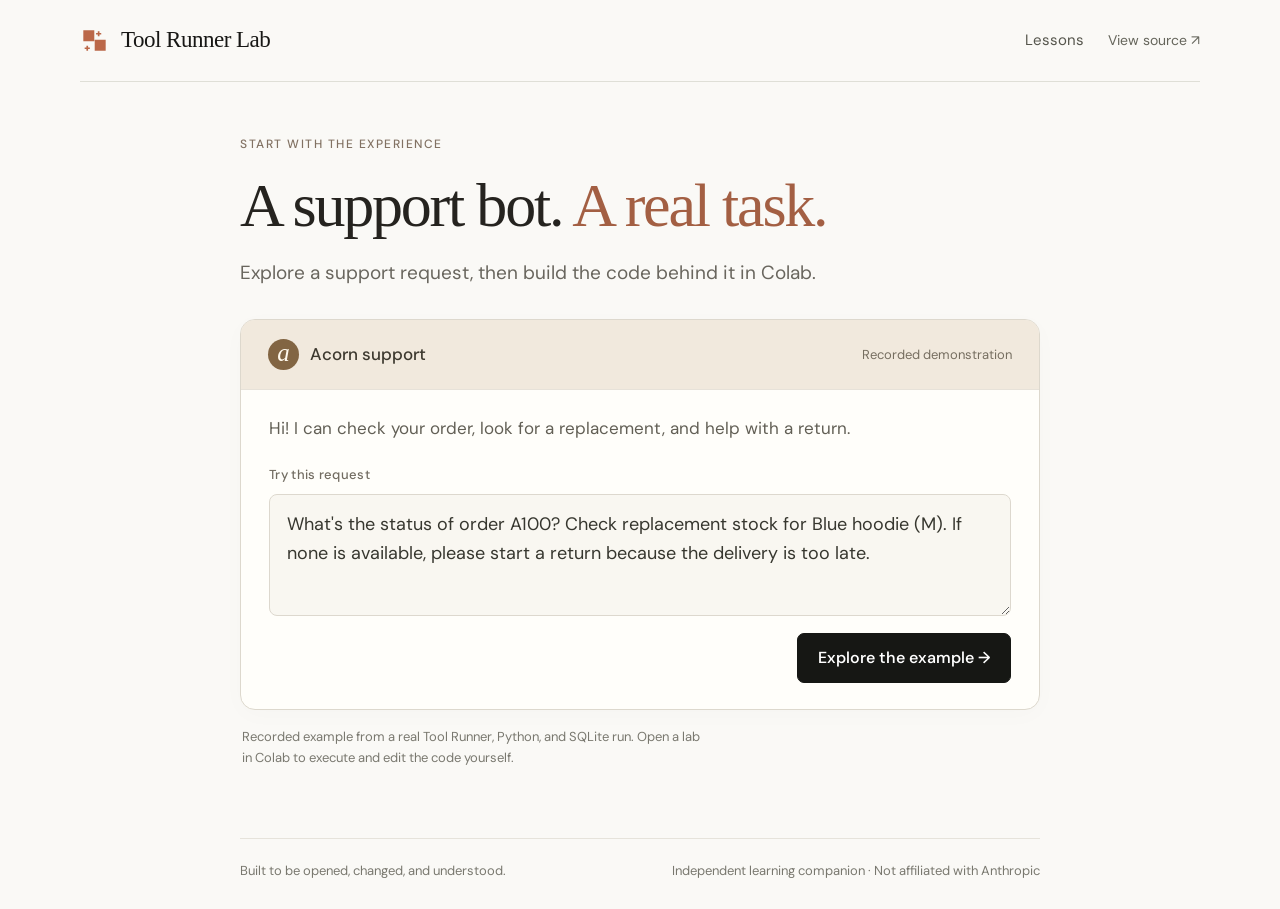
<file: docs/index.html>
<!doctype html>
<html lang="en" data-hosting="pages">
<head>
  <meta charset="utf-8">
  <meta name="viewport" content="width=device-width,initial-scale=1">
  <meta name="theme-color" content="#f7f5f0">
  <title>Tool Runner Lab · Learn by building</title>
  <link rel="stylesheet" href="./styles.css">
  <script src="./static-data.js"></script>
  <script src="./app.js" defer></script>
</head>
<body data-view="demo">
  <div class="app-shell">
    <header class="site-header">
      <a class="wordmark" href="./" aria-label="Tool Runner Lab home"><span class="brand-mark" aria-hidden="true"><svg viewBox="0 0 28 28"><path d="M4 5h9v9H4zM15 14h9v9h-9z"/><path d="M18 5v5m-2.5-2.5h5M7 19v5m-2.5-2.5h5"/></svg></span>Tool Runner Lab<span class="brand-divider">/</span><span class="brand-light">Learn by building</span></a>
      <div class="lab-header-actions"><button id="home-demo" class="header-text-button" type="button" hidden>Try the bot</button><button id="open-lessons" class="header-text-button" type="button">Lessons</button><div class="header-source"><a id="source-link" href="https://github.com/codespaces" target="_blank" rel="noopener noreferrer">Open Codespaces ↗</a><span id="source-note">Upload this lab to a repository to open its source.</span></div></div>
    </header>

    <main>
      <section id="demo-view" class="demo-view" aria-labelledby="demo-heading">
        <div class="demo-intro">
          <p class="eyebrow">START WITH THE EXPERIENCE</p>
          <h1 id="demo-heading">A support bot.<br><span>A real task.</span></h1>
          <p>Check a delayed order. Find a replacement. Start a return.<br>Try it first, then discover how the tools work.</p>
        </div>

        <div class="demo-chat">
          <div class="demo-chat-header"><div class="demo-brand"><span class="demo-acorn" aria-hidden="true">a</span><strong>Acorn support</strong></div><span id="demo-mode-label">Practice · no key</span></div>
          <div class="demo-chat-body">
            <p class="demo-greeting">Hi! I can check your order, look for a replacement, and help with a return.</p>
            <form id="demo-form" class="demo-form">
              <label for="demo-prompt">Your request</label>
              <textarea id="demo-prompt" rows="3" readonly>Loading the customer request…</textarea>
              <div class="demo-send-row"><button id="demo-send" class="primary-button" type="submit" disabled>Send request →</button></div>
            </form>
            <p id="demo-status" class="demo-status" role="status" aria-live="polite"></p>
            <div id="demo-reply" class="demo-reply" hidden>
              <span class="demo-reply-label">Support bot</span>
              <p id="demo-answer"></p>
              <p id="demo-outcome" class="demo-outcome"></p>
              <p id="demo-verification" class="demo-verification" hidden></p>
            </div>
          </div>
        </div>
        <div class="demo-options">
          <p id="demo-mode-note">Practice uses scripted model replies. Tool Runner, Python tools, and database writes really run.</p>
          <div class="demo-mode-actions"><button id="demo-connect" type="button" class="text-button">Use your Claude API key</button><button id="demo-mode-switch" type="button" class="text-button" hidden>Switch to practice</button></div>
        </div>
        <div id="demo-next" class="demo-next" hidden><button id="demo-explain" class="primary-button" type="button">See how it worked →</button></div>

        <section id="demo-breakdown" class="demo-breakdown" tabindex="-1" aria-labelledby="demo-breakdown-heading" hidden>
          <p class="eyebrow">BEHIND THE ANSWER</p>
          <h2 id="demo-breakdown-heading">One request.<br>A conversation with your tools.</h2>
          <p class="demo-section-intro">The model requests tools. Tool Runner calls your Python functions, returns their results, and continues the conversation.</p>
          <ol id="demo-tool-story" class="demo-tool-story"></ol>
          <p id="demo-runner-summary" class="demo-runner-summary"></p><p class="demo-roles">The model chooses. Tool Runner coordinates. Your tools do the work.</p>
          <details class="demo-code"><summary>See the small piece of code</summary><pre><code>runner = client.beta.messages.tool_runner(
    model=model,
    max_tokens=1024,
    messages=[{"role": "user", "content": request}],
    tools=[lookup_order, check_inventory, start_return],
)
runner.until_done()</code></pre><p>Illustrative Python: the client, model, and tools are already configured. <a href="https://platform.claude.com/docs/en/agents-and-tools/tool-use/tool-runner" target="_blank" rel="noopener noreferrer">Tool Runner documentation ↗</a></p></details>
        </section>

        <section id="demo-prediction" class="demo-prediction" aria-labelledby="demo-prediction-heading" hidden>
          <p class="eyebrow">CHANGE ONE THING</p>
          <h2 id="demo-prediction-heading">What if a replacement is in stock?</h2>
          <p class="demo-section-intro">Same request. Change only the stock from 0 to 3.</p>
          <form id="demo-prediction-form">
            <fieldset><legend>What do you think the bot will do?</legend><label class="demo-choice"><input type="radio" name="demo-prediction" value="return"><span>Create a return anyway</span></label><label class="demo-choice"><input type="radio" name="demo-prediction" value="stock"><span>Report replacement availability</span></label></fieldset>
            <button id="demo-test" class="primary-button" type="submit" disabled>Test my prediction →</button>
          </form>
          <p id="demo-prediction-status" class="demo-status" role="status" aria-live="polite"></p>
          <div id="demo-comparison" class="demo-comparison" hidden>
            <p id="demo-prediction-feedback"></p>
            <dl class="demo-result-comparison"><div><dt>Out of stock</dt><dd id="demo-before-result"></dd></div><div><dt>3 in stock</dt><dd id="demo-after-result"></dd></div></dl>
            <p class="demo-comparison-note">Both runs start with a fresh store. No replacement is ordered.</p><div class="demo-build-next"><button id="demo-build" class="primary-button" type="button">Explore the code →</button><p>Follow the same conversation, build a Python tool, then test its limits.</p></div>
          </div>
        </section>
        <button id="demo-restart" class="text-button demo-restart" type="button" hidden>Start over</button>
      </section>

      <section id="series-view" class="notebook-view series-view" aria-labelledby="series-heading" hidden>
        <div class="notebook-topline">
          <button id="series-back" class="text-button" type="button">← Back to the bot</button>
          <button id="series-intro" class="text-button" type="button">Revisit the introduction</button>
        </div>
        <div id="series-index">
          <p class="notebook-progress">A SELF-PACED LAB SERIES</p>
          <h1 id="series-heading" tabindex="-1">Build it, one lab at a time.</h1>
          <p class="notebook-instruction">Four independent Colab notebooks. Write a little Python, see your bot use it, and check what happened. Start at the beginning or choose what you need.</p>
          <button id="series-resume" class="text-button series-resume" type="button" hidden></button>
          <div id="series-list" class="series-list" aria-label="Available labs"></div>
          <p id="series-status" role="status" aria-live="polite">Loading the labs…</p>
          <button id="series-retry" class="text-button" type="button" hidden>Try loading the labs again</button>
          <p class="notebook-mode-note">Basic Python is enough to start. Practice needs no API key. Each notebook includes checks, hints, and a way to catch up.</p>
        </div>
        <article id="series-detail" aria-labelledby="series-detail-heading" hidden>
          <button id="series-all" class="text-button" type="button">← All labs</button>
          <p id="series-detail-kicker" class="notebook-progress"></p>
          <h1 id="series-detail-heading" tabindex="-1"></h1>
          <p id="series-detail-outcome" class="notebook-instruction"></p>
          <p id="series-detail-task" class="series-task"></p>
          <a id="series-download" class="primary-button series-download" download>Download for Colab ↓</a>
          <p id="series-open-help" class="series-open-help">Download the notebook, then upload it in Google Colab.</p>
          <a id="series-file" class="series-file" download hidden>Download notebook instead ↓</a>
          <button id="series-preview" class="text-button series-preview" type="button">Try the guided preview here →</button>
          <p class="series-preview-note">These examples use supplied code. In Colab, the bot runs the functions you edit.</p>
          <details id="series-recovery" class="series-recovery">
            <summary>If you get stuck</summary>
            <p>Use the notebook’s hint first, then run its check again. An explicit recovery cell can load a reference implementation. Keep your own copy to return to your work.</p>
            <a id="series-reference" download>Download the complete reference ↓</a>
          </details>
          <details class="series-recovery">
            <summary>Keep your work and come back</summary>
            <p>Save a copy of the notebook in your Drive. Your code stays in that copy; after a runtime disconnects, rerun setup and your edited cells. Each lab includes the pieces it needs, so you can start the next one independently.</p>
          </details>
          <p class="notebook-mode-note">Practice uses scripted model replies and real Python tools. The optional live connection is explained inside the final lab.</p>
          <div class="series-detail-nav"><button id="series-next" class="text-button" type="button"></button></div>
        </article>
      </section>

      <section id="notebook-view" class="notebook-view" aria-labelledby="notebook-heading" hidden>
        <div class="notebook-topline">
          <button id="notebook-back" class="text-button" type="button">← Back to the bot</button>
          <button id="notebook-labs" class="text-button" type="button">All labs →</button>
        </div>
        <div id="notebook-cell">
          <p id="notebook-progress" class="notebook-progress">CELL 1 OF 5</p>
          <h1 id="notebook-heading" tabindex="-1">Start with one Python function.</h1>
          <p id="notebook-instruction" class="notebook-instruction">Run one small piece of the support bot, then see what it returns.</p>
          <p id="notebook-challenge" class="notebook-challenge" hidden></p>
          <div id="notebook-control" class="notebook-control" hidden>
            <label id="notebook-variant-label" for="notebook-variant">Change one setting</label>
            <select id="notebook-variant" aria-describedby="notebook-control-note"></select>
            <p id="notebook-control-note">This changes the code below. Each run starts with a fresh store.</p>
          </div>
          <pre class="notebook-code"><code id="notebook-code"># Loading the first cell…</code></pre>
          <div class="notebook-run-row">
            <button id="notebook-run" class="primary-button" type="button" disabled>Run cell →</button>
            <span id="notebook-status" role="status" aria-live="polite"></span>
          </div>
          <section id="notebook-output-panel" class="notebook-output-panel" aria-labelledby="notebook-output-heading" hidden>
            <h2 id="notebook-output-heading">Output</h2>
            <pre id="notebook-output"></pre>
          </section>
          <p id="notebook-takeaway" class="notebook-takeaway" hidden></p>
          <details id="notebook-manual-choice" class="notebook-manual-choice" hidden>
            <summary>When would I write the loop myself?</summary>
            <p>Use Tool Runner when you want the usual request → tool → result → next request cycle handled for you. It also exposes controls for inspecting results and changing the conversation. Write a manual loop when your application's needs do not fit those controls—for example, a particular approval or dispatch workflow.</p>
            <p>Both approaches still need your business rules, reliable tools, and checks that actions actually happened. Compare the <a href="https://platform.claude.com/docs/en/agents-and-tools/tool-use/tool-runner" target="_blank" rel="noopener noreferrer">Tool Runner guide</a> and <a href="https://platform.claude.com/docs/en/agents-and-tools/tool-use/handle-tool-calls" target="_blank" rel="noopener noreferrer">manual tool handling</a>.</p>
          </details>
          <div id="notebook-compare-prompt" class="notebook-compare-prompt" hidden>
            <p id="notebook-compare-note"></p>
            <button id="notebook-try-other" class="primary-button" type="button">Change the setting →</button>
          </div>
          <nav class="notebook-actions" aria-label="Notebook cells">
            <button id="notebook-previous" class="text-button" type="button" hidden>← Previous</button>
            <button id="notebook-next" class="primary-button" type="button" hidden>Next cell →</button>
          </nav>
        </div>
        <section id="notebook-finish" class="notebook-finish" hidden>
          <h2 id="notebook-finish-heading">You’ve run the whole loop.</h2>
          <p id="notebook-finish-copy">You have the context. Now choose a small Colab lab and build the code that powers the bot.</p>
          <div class="notebook-finish-actions">
            <button id="notebook-deeper" class="primary-button" type="button">Choose a lab →</button>
            <button id="notebook-repeat" class="text-button" type="button">Review the introductory cells</button>
          </div>
          <details id="notebook-further" hidden>
            <summary>Keep experimenting</summary>
            <p>Try it yourself in Colab: change the turn limit to 1, predict what will be saved, then check the database. Download the notebook above to edit the Python, or continue with the practice exercises.</p>
            <button id="notebook-intro" class="text-button" type="button">Review the introductory cells →</button>
            <button id="notebook-practice" class="text-button" type="button">Open practice exercises →</button>
            <button id="notebook-playground" class="text-button" type="button">Open full playground →</button>
          </details>
        </section>
        <p id="notebook-mode-note" class="notebook-mode-note">Scripted model replies. Real Python and Tool Runner.</p>
      </section>

      <section id="course-intro" class="intro" aria-labelledby="page-title" hidden>
        <div class="intro-copy"><div class="eyebrow">HANDS-ON LAB <span>CLAUDE TOOL RUNNER</span></div><h1 id="page-title">Understand the loop.<br><span>Build the tools.</span></h1><p>Build a support workflow, break it on purpose, and prove it works.<br class="desktop-break"> Seven guided steps. Real Python. No API key needed to start.</p></div>
        <a class="lesson-card" href="https://academy.claude.com/courses/claude-platform-101/what-is-tool-use" target="_blank" rel="noopener noreferrer"><span class="lesson-kicker">COURSE COMPANION <span aria-hidden="true">↗</span></span><strong>From lesson to experiment</strong><span>Explore tool use from Claude Academy<br>in a working support workflow.</span><span class="lesson-link">Read the lesson <span aria-hidden="true">→</span></span></a>
      </section>

      <div id="course-navigation" class="workspace-bar" hidden><nav class="view-tabs" role="tablist" aria-label="Lab views"><button id="guided-tab" role="tab" class="view-tab active" aria-selected="true" aria-controls="guided-view">Guided lab</button><button id="explore-tab" role="tab" class="view-tab" aria-selected="false" aria-controls="explore-view">Playground</button><button id="how-tab" role="tab" class="view-tab" aria-selected="false" aria-controls="how-view">How it works</button></nav><span class="bar-note"><span class="tiny-dot"></span>Scripted model. Real SDK and tools.</span></div>

      <section id="guided-view" class="guided-view" aria-labelledby="guided-heading" hidden>
        <aside class="guide-sidebar" aria-label="Learning steps">
          <div class="guide-progress"><span class="field-label">YOUR LEARNING PATH</span><strong id="progress-label">0 of 7 steps checked</strong><div class="progress-track"><div id="progress-fill"></div></div></div>
          <nav id="step-list" class="step-list" aria-label="Course steps"><p class="empty-copy">Loading the learning path…</p></nav>
          <p id="progress-note" class="progress-note">Checkpoints validate your actual runs and code.</p>
          <button id="report-button" class="report-button" type="button">↓ Export learning report</button>

        </aside>
        <article class="lesson-panel" aria-labelledby="guided-heading">
          <div class="lesson-topline"><span id="step-kicker" class="eyebrow">STEP 1 OF 7</span><span id="step-state" class="step-state">Ready to explore</span></div>
          <h2 id="guided-heading">See who does the work</h2><p id="step-objective" class="step-objective">Loading the first lesson…</p>
          <div class="why-card"><h3>Why this matters</h3><p id="step-why"></p></div>
          <div id="step-instructions" class="step-instructions"></div>
          <div id="step-actions" class="step-actions"></div>
          <p id="step-run-status" class="step-run-status" role="status" aria-live="polite"></p>
          <div id="exercise-panel" class="exercise-panel" hidden><div class="exercise-header"><span class="eyebrow">YOUR CODE</span><button id="copy-path-button" type="button" class="text-button">Copy file path</button></div><code id="exercise-file" class="exercise-file"></code><a id="exercise-source-link" class="code-link" target="_blank" rel="noopener noreferrer" hidden>Open this file in Codespaces ↗</a><p id="exercise-instructions"></p><div class="editor-instruction"><strong>Edit this file in your Codespaces editor.</strong><p>Save your changes, then come back here to check them. The browser shows the file contents; the editor is where you write your code.</p></div><details class="exercise-code"><summary>Read the current starter file</summary><pre id="exercise-starter"></pre></details><div class="exercise-button-row"><button id="exercise-check-button" type="button" class="secondary-button">Check my code</button><button id="reveal-solution-button" type="button" class="text-button">Reveal a reference solution</button></div><div id="exercise-feedback" role="status"></div><details id="solution-panel" class="exercise-code" hidden><summary>Reference solution</summary><pre id="exercise-solution"></pre></details></div>
          <fieldset id="step-quiz" class="step-quiz" hidden><legend id="quiz-question"></legend><div id="quiz-options"></div></fieldset>
          <div class="checkpoint-area"><div><h3>Check your understanding</h3><p id="checkpoint-hint">Complete the activity, then verify your progress.</p></div><button id="checkpoint-button" type="button" class="primary-button">Check this step <span aria-hidden="true">→</span></button></div>
          <div id="checkpoint-results" class="checkpoint-results" role="status" aria-live="polite"></div>
          <div class="lesson-navigation"><button id="previous-step" class="text-button" type="button">← Previous step</button><button id="next-step" class="text-button" type="button">Next step →</button></div>
        </article>
      </section>

      <details id="live-extension" class="live-extension" hidden><summary><span>Try with real Claude</span><span class="optional-pill">OPTIONAL EXTENSION</span></summary><div class="live-extension-body"><div><h3>Same tools. Real model decisions.</h3><p>You can finish every lesson without a key. This optional extension lets you write your own customer request and see how Claude handles it.</p><p class="key-note">Your API key stays in this server session’s memory. It is sent to Anthropic for validation and live calls, never saved in your browser. Key validation uses no model tokens; live runs incur API usage.</p></div><div><form id="connect-form"><label for="api-key">Anthropic API key</label><input id="api-key" type="password" placeholder="sk-ant-…" autocomplete="off" spellcheck="false"><button id="connect-button" type="submit" class="secondary-button">Connect & validate</button></form><div id="connected-settings" hidden><label for="connected-model">Model for live runs</label><select id="connected-model"></select><div class="live-buttons"><button id="start-live-button" type="button" class="primary-button">Open live playground →</button><button id="disconnect-button" type="button" class="text-button">Disconnect session key</button></div></div><p id="connection-status" role="status" class="connection-status"></p></div></div></details>

      <section id="explore-view" aria-label="Interactive support agent experiment" hidden><div id="guided-workspace-banner" class="guided-workspace-banner" hidden><div><strong id="workspace-lesson-title">Your experiment</strong><span>Run it, inspect the evidence, then check the lesson.</span></div><button id="back-to-lesson" type="button" class="secondary-button">Back to lesson ↑</button></div>
        <div class="workbench">
          <aside class="control-column" aria-label="Experiment controls">
            <div class="panel-heading"><span class="step-number">01</span><h2>Set the scene</h2></div>
            <div class="control-section"><span class="field-label">How this lab runs</span><select id="run-mode" hidden aria-label="Practice mode"><option value="fixture">Practice mode</option><option value="live" disabled>Live Claude</option></select><div id="practice-chip" class="practice-chip"><span aria-hidden="true">●</span> No API key needed</div><p id="mode-description" class="field-help">Scripted model responses.<br>Real SDK and tool execution.</p></div>
            <div class="control-section"><div class="field-label">Customer scenario</div><div id="scenario-list" class="scenario-list" role="group" aria-label="Choose a customer scenario"><p class="empty-copy">Loading scenarios…</p></div></div>
            <div class="control-section experiment-controls"><div class="field-label">Change the conditions</div><label class="range-heading" for="stock-count"><span>Replacement stock</span><output id="stock-value" for="stock-count">0</output></label><input id="stock-count" type="range" min="0" max="10" step="1" value="0"><div class="range-labels"><span>Out of stock</span><span>10 available</span></div><label class="switch-row"><span><strong>Inventory outage</strong><small>Make the inventory tool fail</small></span><input id="inventory-outage" type="checkbox"><span class="switch-ui" aria-hidden="true"></span></label><label class="switch-row"><span><strong>Skip the return write</strong><small>A tool says “done” but saves nothing</small></span><input id="missing-write" type="checkbox"><span class="switch-ui" aria-hidden="true"></span></label></div>
            <div class="challenge-card"><span class="challenge-icon" aria-hidden="true">↳</span><div><strong>Try to catch a false success</strong><p>Skip the return write, run the agent, and see whether verification catches it.</p></div></div>
            <details class="tools-details"><summary>Inspect available tools <span id="tool-count" class="count">—</span></summary><div id="tool-list"></div></details>
          </aside>

          <section class="run-column" aria-labelledby="run-heading">
            <div class="panel-heading"><span class="step-number">02</span><h2 id="run-heading">Run the agent</h2><span id="run-status" class="status-badge">Ready</span></div>
            <div class="request-card"><div class="card-kicker"><span class="avatar" aria-hidden="true">C</span><span>CUSTOMER REQUEST</span><span id="scenario-label">Practice scenario</span></div><p id="request-text" class="request-text">Loading the customer’s request…</p><label class="sr-only" for="live-prompt">Customer request for live Claude</label><textarea id="live-prompt" rows="4" hidden placeholder="Describe the customer’s support request…"></textarea><div class="request-footer"><span id="request-hint">Choose a scenario to begin.</span><button id="reset-button" class="text-button" type="button" disabled><svg aria-hidden="true" viewBox="0 0 20 20"><path d="M4 7a6 6 0 1 1-.4 5M4 3v4h4"/></svg>Reset</button></div></div>
            <div class="run-actions"><button id="run-button" class="primary-button" disabled><svg aria-hidden="true" viewBox="0 0 20 20"><path d="m7 4 9 6-9 6z"/></svg><span>Run experiment</span></button><span id="run-caption">Each run starts with fresh store data.</span></div>
            <div id="run-error" class="error-banner" role="alert" hidden></div>
            <section id="answer-card" class="answer-card" aria-labelledby="answer-heading" hidden><div class="answer-heading"><span class="answer-mark" aria-hidden="true">✳</span><h3 id="answer-heading">Agent’s answer</h3><span id="answer-mode">Practice</span></div><p id="answer-text"></p><div id="metrics" class="metrics"></div></section>
            <div class="trace-header"><h3>Execution trace</h3><span id="event-count">Waiting for a run</span></div>
            <div id="trace-empty" class="trace-empty"><div class="loop-diagram" aria-hidden="true"><span class="loop-node">Request</span><span class="loop-arrow">→</span><span class="loop-node loop-model">Claude</span><span class="loop-arrow">⇄</span><span class="loop-node">Tools</span></div><h3>See the work behind the answer.</h3><p>The model chooses a tool. Your code executes it.<br>The result goes back to the model, until it’s done.</p><span class="empty-footnote">Start a run to inspect every step.</span></div>
            <ol id="event-list" class="event-list" aria-label="Agent execution events"></ol>

            <div id="run-summary" class="run-summary" role="status" aria-live="polite"></div><button id="download-button" class="download-button" type="button" hidden>↓ Download run evidence <span>JSON</span></button>
          </section>

          <aside class="state-column" aria-label="Store state and verification">
            <div class="panel-heading"><span class="step-number">03</span><h2>Check the outcome</h2></div>
            <div class="state-panel"><div class="state-heading"><h3>Store state</h3><span id="state-badge">Before run</span></div><p id="state-help" class="state-help">The source of truth behind the conversation.</p><div class="state-tabs" role="tablist" aria-label="Store data"><button id="orders-tab" role="tab" aria-selected="true" aria-controls="state-data" data-state="orders" class="active">Orders <span id="orders-count">0</span></button><button id="inventory-tab" role="tab" aria-selected="false" aria-controls="state-data" data-state="inventory">Stock <span id="inventory-count">0</span></button><button id="returns-tab" role="tab" aria-selected="false" aria-controls="state-data" data-state="returns">Returns <span id="returns-count">0</span></button></div><div id="state-data" class="state-data" role="tabpanel" aria-labelledby="orders-tab"><div class="state-empty">Store data appears when the lab is ready.</div></div><details class="raw-state"><summary>View state as JSON</summary><pre id="state-json">{}</pre></details></div>
            <section class="verification-panel" aria-labelledby="verification-heading"><div class="state-heading"><h3 id="verification-heading">Verification</h3><span id="check-score" class="check-score">—</span></div><p class="state-help">Check the database, not just the answer.</p><div id="checks-list" class="checks-list"><div class="verification-empty"><span aria-hidden="true">◎</span><p>Did the agent follow policy?<br>Was the return actually created?</p></div></div><button id="checks-button" class="secondary-button" type="button" disabled><svg aria-hidden="true" viewBox="0 0 20 20"><path d="m5 10 3 3 7-7"/><circle cx="10" cy="10" r="8"/></svg><span>Run test suite</span></button><p class="suite-help">Test local tool contracts without a model.</p><details id="suite-results" class="suite-results" hidden><summary id="suite-summary">Test suite results</summary><div id="suite-list"></div></details><p id="suite-status" class="suite-status" role="status"></p><p id="checks-note" class="checks-note">Run an experiment to verify its outcome.</p></section>
            <div class="learning-note"><span class="eyebrow">THE TAKEAWAY</span><p>A convincing answer isn’t proof.<br><strong>The state tells the story.</strong></p></div>
          </aside>
        </div>
      </section>

      <section id="how-view" class="how-view" aria-labelledby="how-heading" hidden><div class="how-intro"><span class="eyebrow">UNDER THE HOOD</span><h2 id="how-heading">The runner handles the loop.<br>Your tools do the work.</h2><p>Claude decides what to call and with which inputs. The application executes that code and returns the result. A final message is useful; an independent check tells you what actually happened.</p></div><div class="concept-grid"><article><span>01 / DECIDE</span><h3>The model chooses</h3><p>Tool descriptions and input schemas tell Claude what is possible. Its response can request a tool instead of answering the customer.</p></article><article><span>02 / EXECUTE</span><h3>Your code acts</h3><p>An order lookup reads the database. A return tool writes a record. Validate inputs and enforce policy here, where the operation happens.</p></article><article><span>03 / VERIFY</span><h3>Check the evidence</h3><p>Compare the final answer to the actual ledger. Tests catch failed writes and broken policy that a plausible answer can conceal.</p></article></div><div class="code-comparison"><article class="code-card"><div><h3>A manual loop</h3><span>Illustrative Python snippet</span></div><pre><code>while True:
    response = client.messages.create(
        model=model,
        messages=messages,
        tools=tool_schemas,
        max_tokens=1024,
    )
    messages.append({
        "role": "assistant",
        "content": response.content,
    })
    if response.stop_reason != "tool_use":
        break
    results = execute_tool_calls(response)
    messages.append({
        "role": "user",
        "content": results,
    })</code></pre><p>Your loop collects tool results and sends them back. <code>execute_tool_calls</code> is application code that returns API-format tool result blocks.</p></article><article class="code-card"><div><h3>With the tool runner</h3><span>Illustrative Python snippet</span></div><pre><code>from anthropic import beta_tool

@beta_tool
def lookup_order(order_id: str) -&gt; str:
    """Look up an order by its ID."""
    return read_order_as_json(order_id)

runner = client.beta.messages.tool_runner(
    model=model,
    max_tokens=1024,
    messages=messages,
    tools=[lookup_order],
)

for message in runner:
    inspect(message)</code></pre><p>The SDK replaces the repeated glue code: tool dispatch, result formatting, conversation updates, and the next API call. <code>read_order_as_json</code> and <code>inspect</code> are application helpers. Your tool code still owns correctness.</p></article></div><div class="mode-explanation"><h3>What really runs?</h3><div><strong>Scripted model responses</strong><p>Repeatable messages stand in for model replies. No model API call or API key is needed. You can compare the same case under different conditions.</p></div><div><strong>Real SDK, tools, and database</strong><p>The Anthropic SDK Tool Runner executes actual Python functions against SQLite. Faults and verification are real; the lab does not animate a pretend outcome.</p></div></div><div class="resource-row"><a href="https://academy.claude.com/courses/claude-platform-101/what-is-tool-use" target="_blank" rel="noopener noreferrer">Claude Academy: tool use <span aria-hidden="true">↗</span></a><a href="https://platform.claude.com/docs/en/agents-and-tools/tool-use/implement-tool-use" target="_blank" rel="noopener noreferrer">Claude tool-use documentation <span aria-hidden="true">↗</span></a></div></section>
    </main>
    <footer><span>Built to be opened, changed, and understood.</span><span>Independent learning companion · Not affiliated with Anthropic</span></footer>
  </div>
</body>
</html>
</file>
<file: docs/styles.css>
@import url('https://fonts.googleapis.com/css2?family=DM+Sans:wght@400;450;500;550;600;650;700&family=Manrope:wght@400;500;600;650;700;750;800&display=swap');
:root{--paper:#f7f5f0;--panel:#fffefa;--ink:#252c35;--muted:#787b7f;--line:#e5e3dc;--accent:#c95d40;--accent-soft:#fbede6;--green:#3b6e5c;--green-soft:#edf4ed;--red:#b24f45;--blue:#5b7391;--radius:12px;font-family:'DM Sans',-apple-system,BlinkMacSystemFont,'Segoe UI',sans-serif;color:var(--ink);background:var(--paper);font-synthesis:none}
*{box-sizing:border-box}body{margin:0}button,input,select,textarea{font:inherit}button,a,input,select,summary{ -webkit-tap-highlight-color:transparent}button,a,select,summary{touch-action:manipulation}button{cursor:pointer}a{color:inherit}button:disabled{cursor:not-allowed}button:focus-visible,a:focus-visible,input:focus-visible,select:focus-visible,textarea:focus-visible,summary:focus-visible{outline:3px solid #c95d4080;outline-offset:4px}button svg{width:17px;height:17px;fill:none;stroke:currentColor;stroke-width:1.5;stroke-linecap:round;stroke-linejoin:round}[hidden]{display:none!important}.app-shell{max-width:1600px;padding:0 48px;margin:auto}.site-header{height:85px;display:flex;align-items:center;justify-content:space-between;border-bottom:1px solid var(--line)}.wordmark{display:flex;align-items:center;gap:10px;text-decoration:none;font-size:16px;font-weight:650;letter-spacing:-.4px}.brand-mark{width:29px;height:29px;margin-right:2px}.brand-mark svg{height:100%;width:100%;fill:var(--accent);stroke:var(--accent);stroke-width:1.6}.brand-divider{font-weight:400;color:#b7b7b1;margin:0 1px}.brand-light{font-weight:450}.local-badge{font-size:12px;color:#727970;display:flex;gap:7px;align-items:center}.local-badge>span{width:6px;height:6px;background:#6f8c6e;border-radius:50%}.intro{display:flex;justify-content:space-between;align-items:center;gap:40px;padding:47px 0 43px}.eyebrow{font-size:10px;font-weight:700;letter-spacing:1.8px;color:var(--accent)}.eyebrow>span{color:var(--muted);margin-left:13px;letter-spacing:1.3px;font-weight:500}h1,h2,h3,p{margin:0}h1{font-family:'Manrope',sans-serif;font-weight:600;font-size:43px;line-height:1.18;letter-spacing:-1.8px;margin:17px 0 15px}h1>span{color:#81857f}.intro-copy>p{font-size:14px;color:#747873;line-height:1.7}.lesson-card{border:1px solid #deded4;border-radius:11px;background:#f1f1e9;min-width:280px;padding:21px 23px 20px;text-decoration:none;display:grid;gap:12px;transition:border-color .2s,transform .2s}.lesson-card:hover{border-color:#b9bcae;transform:translateY(-2px)}.lesson-kicker{font-size:9px;letter-spacing:1.25px;color:#7c806f;display:flex;justify-content:space-between}.lesson-kicker>span{font-size:15px}.lesson-card>strong{font-size:15px;font-weight:600;letter-spacing:-.2px}.lesson-card>span:nth-last-child(2){font-size:12px;line-height:1.7;color:#76796e}.lesson-link{font-size:11px;font-weight:650;display:flex;justify-content:space-between;color:#555e4b;margin-top:2px}.workspace-bar{display:flex;align-items:center;justify-content:space-between;border-bottom:1px solid var(--line)}.view-tabs{display:flex;gap:29px}.view-tab{background:none;border:0;padding:17px 0 15px;font-size:12px;color:var(--muted);position:relative}.view-tab.active{color:var(--ink);font-weight:650}.view-tab.active:after{content:'';position:absolute;height:2px;background:var(--accent);bottom:-1px;left:0;right:0}.bar-note{font-size:10px;color:#81847e;display:flex;align-items:center;gap:7px}.tiny-dot{width:4px;height:4px;background:#9caa94;border-radius:50%}.workbench{display:grid;grid-template-columns:244px minmax(350px,1fr) 309px;padding:27px 0 36px;align-items:start}.control-column{padding-right:23px}.run-column{padding:0 25px;border-left:1px solid var(--line);border-right:1px solid var(--line);min-width:0;min-height:687px}.state-column{padding-left:24px;min-width:0}.panel-heading{display:flex;align-items:center;gap:9px;min-height:24px;margin-bottom:24px}.panel-heading h2{font-size:12px;letter-spacing:-.1px;font-weight:650}.step-number{border:1px solid #dddcd4;border-radius:5px;color:#7c807b;width:24px;height:24px;display:grid;place-items:center;font-size:9px}.control-section{margin-bottom:22px}.field-label{display:block;font-size:10px;font-weight:650;color:#656963;margin-bottom:9px}.select-wrap{position:relative}.select-wrap:after{content:'⌄';position:absolute;right:12px;top:7px;color:#808479;pointer-events:none}select{width:100%;appearance:none;border:1px solid #dedfd6;border-radius:7px;background:var(--panel);font-size:11px;padding:10px 29px 10px 11px;color:var(--ink);font-weight:550}.field-help{font-size:10px;color:#8b8d85;line-height:1.7;margin-top:7px}.scenario-list{display:grid;gap:5px}.scenario-button{width:100%;display:flex;align-items:center;gap:10px;border:1px solid transparent;background:transparent;color:#72776f;border-radius:7px;text-align:left;padding:10px;font-size:11px}.scenario-button:hover{background:#f0eee8}.scenario-button.active{border-color:#e4c2b3;background:var(--accent-soft);color:#a85137;font-weight:600}.scenario-dot{width:14px;height:14px;display:grid;place-items:center;color:#8b9185;font-size:12px;flex:none}.scenario-button.active .scenario-dot{color:var(--accent)}.scenario-button .scenario-arrow{margin-left:auto;font-size:14px;font-weight:400;opacity:0}.scenario-button.active .scenario-arrow{opacity:1}.experiment-controls{border-top:1px solid var(--line);padding-top:18px}.range-heading{display:flex;justify-content:space-between;font-size:10px;color:#6d736b;align-items:center;margin-top:13px}.range-heading output{background:#eaece3;min-width:23px;text-align:center;padding:3px;border-radius:4px;font-size:10px;color:#5b6654;font-weight:650}input[type=range]{accent-color:var(--accent);width:100%;margin:13px 0 3px;height:4px;cursor:pointer}.range-labels{display:flex;justify-content:space-between;font-size:8px;color:#989b91;margin-top:4px;margin-bottom:17px}.switch-row{display:flex;align-items:center;justify-content:space-between;gap:10px;position:relative;margin-top:15px;cursor:pointer}.switch-row strong{font-size:10px;font-weight:500;display:block;color:#646b60}.switch-row small{font-size:8px;display:block;color:#93968c;margin-top:4px;line-height:1.4}.switch-row input{position:absolute;right:0;width:31px;height:19px;margin:0;opacity:0;cursor:pointer;z-index:1}.switch-ui{width:29px;height:17px;background:#dddfd6;border-radius:20px;position:relative;flex:none;transition:background .18s}.switch-ui:after{content:'';width:11px;height:11px;position:absolute;left:3px;top:3px;border-radius:50%;background:white;box-shadow:0 1px 2px #0001;transition:transform .18s}.switch-row input:checked+.switch-ui{background:var(--accent)}.switch-row input:checked+.switch-ui:after{transform:translateX(12px)}.switch-row input:focus-visible+.switch-ui{outline:3px solid #c95d4060;outline-offset:3px}.challenge-card{border:1px solid #e0e1d4;border-radius:8px;display:flex;gap:10px;padding:13px 12px;background:#f0f1e8;margin-top:25px}.challenge-icon{color:#788568;font-size:21px;line-height:1}.challenge-card strong{font-size:10px;color:#59634f;font-weight:600}.challenge-card p{font-size:9px;color:#828b75;line-height:1.65;margin-top:6px}.tools-details{margin-top:18px;font-size:10px;color:#7e8477}.tools-details>summary{cursor:pointer;list-style:none;display:flex;align-items:center;gap:6px}.tools-details>summary:before{content:'+';font-size:14px;color:#888f81}.tools-details[open]>summary:before{content:'−'}.count{margin-left:auto;font-size:9px;background:#eceee6;min-width:17px;text-align:center;border-radius:3px;padding:2px}.tool-item{padding:13px 0;border-bottom:1px solid var(--line)}.tool-item code{font-size:9px;color:#586650;overflow-wrap:anywhere}.tool-item p{font-size:9px;line-height:1.6;margin-top:5px;color:#838b7b}.tool-item pre{font-size:8px;overflow:auto;max-height:200px}.status-badge{margin-left:auto;font-size:9px;padding:4px 7px;background:#eeefe8;color:#81897a;border-radius:4px}.status-badge.running{color:#a96538;background:#f8eddf}.status-badge.complete{color:var(--green);background:var(--green-soft)}.status-badge.error{color:var(--red);background:#f9eae6}.request-card{border:1px solid #e2e1d9;border-radius:var(--radius);background:var(--panel);overflow:hidden}.card-kicker{display:flex;align-items:center;gap:7px;padding:16px 17px 0;font-size:8px;font-weight:650;letter-spacing:1.1px;color:#8d9186}.avatar{display:grid;place-items:center;width:21px;height:21px;border-radius:50%;background:#edede5;font-size:8px;font-weight:600;color:#7a8173;letter-spacing:0}.card-kicker>span:last-child{margin-left:auto;font-size:8px;font-weight:400;letter-spacing:0;color:#a0a496;max-width:40%;text-align:right}.request-text{font-size:14px;line-height:1.7;padding:16px 18px 21px;white-space:pre-wrap;overflow-wrap:anywhere;color:#444d42}.request-footer{display:flex;justify-content:space-between;gap:10px;align-items:center;padding:10px 15px;border-top:1px solid #efeee7;color:#a0a493;font-size:8px}.text-button{display:flex;gap:4px;align-items:center;border:0;background:none;padding:0;color:#8b9182;font-size:9px}.text-button svg{width:12px;height:12px}.text-button:disabled{opacity:.4}textarea{margin:13px 17px 15px;width:calc(100% - 34px);padding:11px;font-size:13px;line-height:1.65;border:1px solid #dddfd2;background:#fffef9;border-radius:6px;color:var(--ink);resize:vertical}.run-actions{display:flex;align-items:center;gap:13px;margin:14px 0 31px}.primary-button{display:flex;justify-content:center;align-items:center;gap:9px;background:var(--accent);color:#fff8f3;border:1px solid var(--accent);border-radius:7px;padding:11px 17px;font-size:11px;font-weight:550;white-space:nowrap;transition:background .15s,transform .15s}.primary-button svg{width:13px;height:13px;fill:currentColor;stroke-width:1.1}.primary-button:hover:not(:disabled){background:#b94f35;transform:translateY(-1px)}.primary-button:disabled{opacity:.55}.run-actions>span{font-size:8px;color:#929887;line-height:1.6;max-width:135px}.trace-header{display:flex;align-items:center;justify-content:space-between;border-bottom:1px solid var(--line);padding-bottom:12px;gap:10px}.trace-header h3{font-size:10px;font-weight:650}.trace-header>span{font-size:8px;color:#929888}.trace-empty{border:1px dashed #dfe1d5;border-radius:9px;text-align:center;padding:32px 12px 26px;margin-top:16px;background:#f5f5ed77}.loop-diagram{display:flex;align-items:center;justify-content:center;gap:8px;margin-bottom:23px}.loop-node{border:1px solid #dcdfd2;border-radius:6px;padding:7px 10px;font-size:9px;background:#fbfbf5;color:#858d79}.loop-model{background:#f5e6dc;border-color:#e9cbbb;color:#b67150}.loop-arrow{font-size:13px;color:#b2b8a7}.trace-empty>h3{font-size:12px;font-weight:500;color:#65715c}.trace-empty>p{font-size:10px;line-height:1.9;color:#969e8c;margin-top:8px}.empty-footnote{font-size:8px;color:#a5ac9c;display:block;margin-top:22px}.event-list{list-style:none;padding:0;margin:8px 0 0}.event-item{position:relative;display:grid;grid-template-columns:23px minmax(0,1fr);gap:9px;padding:11px 0}.event-item:before{content:'';position:absolute;left:11px;top:30px;bottom:-12px;width:1px;background:#e0e4d8}.event-item:last-child:before{display:none}.event-icon{width:23px;height:23px;background:#eeefe8;border:1px solid #dce1d3;border-radius:6px;display:grid;place-items:center;font-size:11px;color:#77896c;z-index:1}.event-item.tool .event-icon{background:#f0ebe2;color:#a18759;border-color:#e8dac4}.event-item.error .event-icon{background:#f9e8e3;color:var(--red);border-color:#efcdc3}.event-item.model .event-icon{background:#f9e9df;color:#be7856;border-color:#edcebb}.event-item.verification .event-icon{background:var(--green-soft);color:var(--green);border-color:#d9e8d9}.event-topline{display:flex;align-items:center;justify-content:space-between;gap:6px;min-height:23px}.event-topline strong{font-size:10px;font-weight:550;color:#5a6651;overflow-wrap:anywhere}.event-time{font-size:8px;white-space:nowrap;color:#a2ab97;font-variant-numeric:tabular-nums}.event-detail{font-size:9px;line-height:1.7;color:#8b9680;margin-top:4px;white-space:pre-wrap;overflow-wrap:anywhere}.event-payload{margin-top:6px}.event-payload summary{font-size:8px;color:#929d86;cursor:pointer;list-style:none}.event-payload summary:before{content:'＋ ';font-size:9px}.event-payload[open] summary:before{content:'− '}.event-payload pre{font:9px/1.65 ui-monospace,SFMono-Regular,Consolas,monospace;color:#708066;background:#eeefe7;border:1px solid #dfe4d5;border-radius:6px;padding:11px;overflow:auto;max-height:260px;margin:7px 0 0;white-space:pre-wrap;overflow-wrap:anywhere}.answer-card{margin-top:19px;border:1px solid #dfe5d6;border-radius:10px;background:#f0f4eccc;padding:16px}.answer-heading{display:flex;align-items:center;gap:7px}.answer-mark{font-size:17px;color:#7e9670}.answer-heading h3{font-size:10px;font-weight:600;color:#567048}.answer-heading>span:last-child{margin-left:auto;font-size:8px;color:#92a085}.answer-card>p{font-size:12px;line-height:1.8;color:#536a47;margin-top:12px;white-space:pre-wrap;overflow-wrap:anywhere}.metrics{display:flex;flex-wrap:wrap;gap:8px 16px;border-top:1px solid #dce5d5;margin-top:16px;padding-top:11px;font-size:8px;color:#90a281}.metrics strong{font-weight:600;color:#657e56}.run-summary{font-size:9px;line-height:1.6;color:#89977e;margin-top:12px}.error-banner{background:#f9e9e2;border:1px solid #ebc3b3;border-radius:7px;padding:12px;color:#ac5b44;font-size:11px;line-height:1.6;margin-bottom:17px}.state-panel,.verification-panel{border:1px solid #e1e2d8;border-radius:10px;background:#fcfdf5;overflow:hidden}.state-heading{display:flex;justify-content:space-between;align-items:center;gap:10px;padding:17px 16px 0}.state-heading h3{font-size:11px;font-weight:650;color:#5f6a55}.state-heading>span{font-size:8px;color:#98a08e;background:#eff1e8;padding:4px 6px;border-radius:4px}.state-help{font-size:9px;color:#99a08e;line-height:1.6;margin:7px 16px 15px}.state-tabs{display:flex;gap:0;border-bottom:1px solid #e5e9db;padding:0 11px}.state-tabs button{flex:1;white-space:nowrap;border:0;background:none;padding:10px 3px;color:#9aa38e;font-size:9px;position:relative}.state-tabs button.active{color:#617553;font-weight:600}.state-tabs button.active:after{content:'';height:2px;position:absolute;left:5px;right:5px;bottom:-1px;background:#8a9d79}.state-tabs button>span{font-size:7px;background:#eff2e7;border-radius:3px;padding:2px 4px;margin-left:2px;color:#91a180}.state-data{padding:14px;min-height:147px;max-height:329px;overflow:auto}.state-empty{font-size:10px;color:#9ba58c;line-height:1.8;min-height:114px;display:flex;align-items:center;justify-content:center;text-align:center;padding:12px}.record-card{border:1px solid #e4e9da;border-radius:7px;padding:12px;background:#fafcf3;margin-bottom:8px}.record-card:last-child{margin-bottom:0}.record-heading{display:flex;align-items:center;gap:7px;justify-content:space-between;margin-bottom:10px;font-size:10px;font-weight:550;color:#637d52;overflow-wrap:anywhere}.record-heading>span:last-child{font-size:8px;font-weight:400;color:#9cab8c;flex:none}.record-row{display:flex;justify-content:space-between;align-items:start;gap:13px;font-size:9px;line-height:1.7;margin-top:5px}.record-row dt{color:#9eab8d;flex-shrink:0}.record-row dd{color:#738b5f;margin:0;text-align:right;overflow-wrap:anywhere}.record-card dl{margin:0}.record-status{font-size:8px;font-weight:500;letter-spacing:.1px;color:#6b875b;background:#eaf1df;border-radius:4px;padding:3px 6px}.raw-state{padding:10px 14px;border-top:1px solid #e8ecdf;background:#f6f8ed}.raw-state summary{font-size:8px;color:#9aa88a;cursor:pointer;list-style:none}.raw-state summary:before{content:'{ }';margin-right:7px;font-family:monospace;font-size:10px}.raw-state pre{font:8px/1.7 ui-monospace,SFMono-Regular,Consolas,monospace;white-space:pre-wrap;overflow-wrap:anywhere;color:#788e65;max-height:260px;overflow:auto}.verification-panel{margin-top:16px}.verification-panel .state-heading>span.check-score{font-size:8px}.check-score.pass{color:var(--green)!important;background:#e9f2e8!important}.check-score.fail{color:var(--red)!important;background:#f9eae4!important}.checks-list{padding:0 16px}.verification-empty{display:flex;gap:10px;align-items:center;padding:7px 0 18px}.verification-empty>span{font-size:24px;color:#bdc6ac}.verification-empty p{font-size:9px;color:#a2ad90;line-height:1.8}.check-item{display:grid;grid-template-columns:16px minmax(0,1fr);gap:7px;margin:12px 0}.check-indicator{width:14px;height:14px;display:grid;place-items:center;background:#eaf3e5;color:#79a364;border-radius:50%;font-size:9px;margin-top:1px}.check-item.fail .check-indicator{background:#f9e7dd;color:var(--red)}.check-item strong{display:block;font-size:9px;font-weight:500;line-height:1.5;color:#788d65}.check-item.fail strong{color:#b27556}.check-item p{font-size:8px;line-height:1.7;color:#a2b093;margin-top:4px;overflow-wrap:anywhere}.secondary-button{display:flex;align-items:center;justify-content:center;gap:7px;padding:10px 12px;width:calc(100% - 32px);margin:3px 16px 0;border:1px solid #dce4ce;background:#f8fbef;border-radius:6px;font-size:10px;color:#7a8f66}.secondary-button:disabled{opacity:.55}.secondary-button:not(:disabled):hover{background:#f0f6e3}.secondary-button svg{width:13px;height:13px}.checks-note{text-align:center;font-size:8px;color:#a7b298;padding:9px 12px 13px;line-height:1.6}.learning-note{margin:24px 3px}.learning-note .eyebrow{font-size:8px;letter-spacing:1.2px;color:#a0ac92}.learning-note p{font-size:11px;line-height:1.85;color:#929f84;margin-top:8px}.learning-note strong{font-weight:500;color:#6c7f60}.empty-copy{font-size:11px;color:var(--muted);line-height:1.8}.how-view{padding:40px 0}.how-intro{max-width:650px}.how-intro h2{font-family:'Manrope',sans-serif;font-size:32px;letter-spacing:-1px;font-weight:550;line-height:1.3;margin:16px 0}.how-intro p{font-size:14px;line-height:1.8;color:var(--muted)}.concept-grid{display:grid;grid-template-columns:repeat(3,1fr);gap:30px;margin:40px 0}.concept-grid article{border-top:1px solid var(--line);padding:21px 0}.concept-grid article>span{font-size:9px;color:var(--accent);letter-spacing:1px}.concept-grid h3{font-size:17px;font-weight:550;margin:12px 0 10px}.concept-grid p{font-size:12px;line-height:1.8;color:var(--muted)}.code-comparison{display:grid;grid-template-columns:1fr 1fr;gap:24px}.code-card{border:1px solid var(--line);border-radius:10px;overflow:hidden;background:var(--panel)}.code-card>div{display:flex;align-items:center;justify-content:space-between;padding:17px 20px;border-bottom:1px solid var(--line);gap:12px}.code-card h3{font-size:13px;font-weight:600}.code-card>div>span{font-size:9px;color:var(--muted)}.code-card pre{font:11px/1.8 ui-monospace,SFMono-Regular,Consolas,monospace;padding:20px;margin:0;overflow:auto;color:#576f56;min-height:372px;background:#f3f5ed}.code-card>p{font-size:11px;line-height:1.8;color:var(--muted);padding:18px 20px}.code-card p code{color:#6c785c;font-size:10px}.mode-explanation{display:grid;grid-template-columns:.8fr 1fr 1fr;gap:35px;margin:40px 0;padding-top:28px;border-top:1px solid var(--line)}.mode-explanation h3{font-size:17px;font-weight:550}.mode-explanation strong{font-size:12px;font-weight:600}.mode-explanation p{font-size:11px;line-height:1.8;color:var(--muted);margin-top:8px}.resource-row{display:flex;gap:22px}.resource-row a{font-size:11px;text-underline-offset:4px;color:#7d826f}.resource-row a span{margin-left:7px}footer{border-top:1px solid var(--line);padding:22px 0 27px;display:flex;justify-content:space-between;gap:20px;color:#a0a396;font-size:9px}.sr-only{position:absolute;width:1px;height:1px;padding:0;margin:-1px;overflow:hidden;clip:rect(0,0,0,0);white-space:nowrap;border:0}
@media(min-width:1450px){.workbench{grid-template-columns:265px minmax(400px,1fr) 340px}.run-column{padding:0 31px}.state-column{padding-left:30px}.control-column{padding-right:30px}h1{font-size:47px}.request-text{font-size:15px}.intro{padding:52px 0 45px}}
@media(max-width:1190px){.app-shell{padding:0 28px}.workbench{grid-template-columns:218px minmax(310px,1fr) 270px}.control-column{padding-right:18px}.run-column{padding:0 19px}.state-column{padding-left:18px}.run-actions{align-items:start;flex-direction:column;gap:7px}.run-actions>span{max-width:none}.panel-heading{gap:7px}.panel-heading h2{font-size:11px}.lesson-card{min-width:250px}.request-footer>span{max-width:70%}}
@media(max-width:1010px){.workbench{grid-template-columns:225px minmax(0,1fr)}.state-column{grid-column:2;padding:24px 0 0 24px;border-left:1px solid var(--line);display:grid;grid-template-columns:1fr 1fr;align-items:start;gap:16px}.state-column>.panel-heading{grid-column:1/-1;margin-bottom:0}.state-column .verification-panel{margin-top:0}.learning-note{grid-column:1/-1;margin:4px 0}.run-column{border-right:0;padding-right:0;min-height:570px}.control-column{grid-row:1/3}.intro{padding:38px 0}.run-actions{flex-direction:row;align-items:center;gap:14px}.run-actions>span{max-width:150px}.lesson-card{min-width:230px;padding:18px}h1{font-size:39px}.bar-note{font-size:9px}.state-data{max-height:230px}}
@media(max-width:740px){.app-shell{padding:0 21px}.site-header{height:70px}.wordmark{font-size:14px;gap:7px}.brand-mark{height:26px;width:26px}.local-badge{font-size:10px}.intro{padding:32px 0;gap:24px;align-items:start}.intro-copy>p{font-size:12px}h1{font-size:33px;letter-spacing:-1.3px}.eyebrow{font-size:8px;letter-spacing:1.3px}.eyebrow>span{margin-left:7px;font-size:8px}.lesson-card{display:none}.bar-note{display:none}.workbench{grid-template-columns:1fr;padding-top:21px}.control-column{padding:0;grid-row:auto;display:grid;grid-template-columns:1fr 1fr;column-gap:22px;border-bottom:1px solid var(--line);padding-bottom:18px}.control-column>.panel-heading{grid-column:1/-1;margin-bottom:19px}.control-section{margin-bottom:16px}.control-section:nth-of-type(3){grid-row:2/4;grid-column:2;margin-bottom:0}.experiment-controls{border-top:0;padding-top:0;margin-top:0}.challenge-card{grid-column:1/-1;margin-top:0}.tools-details{grid-column:1/-1;margin-top:14px}.scenario-list{gap:2px}.scenario-button{padding:8px 9px;font-size:10px}.field-help{font-size:9px}.challenge-card strong{font-size:11px}.challenge-card p{font-size:10px}.run-column{border:0;padding:25px 0 0;min-height:0}.run-column>.panel-heading{margin-bottom:17px}.request-text{font-size:15px}.panel-heading h2{font-size:12px}.run-actions{margin-bottom:25px}.trace-empty{padding:29px 15px}.trace-empty>h3{font-size:14px}.trace-empty>p{font-size:11px}.state-column{grid-column:1;border:0;padding:30px 0 0;grid-template-columns:1fr 1fr;gap:14px}.state-column>.panel-heading{margin-bottom:0}.state-data{padding:10px}.state-heading{padding:14px 12px 0}.state-help{margin-left:12px;margin-right:12px;font-size:8px}.checks-list{padding:0 12px}.record-row{font-size:8px}.record-heading{font-size:9px}.record-card{padding:9px}.learning-note p{font-size:12px}.run-summary{font-size:10px}.event-topline strong{font-size:11px}.event-detail{font-size:10px}.event-time{font-size:9px}.event-payload summary{font-size:9px}.answer-card>p{font-size:13px}.metrics{font-size:9px}.how-intro h2{font-size:27px}.concept-grid{grid-template-columns:1fr;gap:0;margin:28px 0}.concept-grid article{padding:18px 0}.code-comparison{grid-template-columns:1fr}.code-card pre{min-height:0}.mode-explanation{grid-template-columns:1fr;gap:20px}.resource-row{flex-direction:column;gap:15px}footer{font-size:8px;line-height:1.7;padding:20px 0;flex-direction:column;gap:5px}}
@media(max-width:430px){.app-shell{padding:0 17px}.local-badge{display:none}.control-column{column-gap:15px}.state-column{grid-template-columns:1fr}.state-column>.panel-heading{grid-column:auto}.learning-note{grid-column:auto}.state-data{max-height:240px}.state-help{font-size:10px}.state-tabs button{font-size:10px}.record-row{font-size:10px}.record-heading{font-size:11px}.checks-list strong{font-size:10px}.check-item p{font-size:9px}.state-heading h3{font-size:12px}.verification-empty p{font-size:11px}.state-data{padding:14px}.state-panel,.verification-panel{border-radius:10px}.verification-panel{padding-bottom:2px}.range-labels{font-size:7px}.switch-row small{font-size:8px}.run-actions>span{font-size:8px}.card-kicker>span:last-child{font-size:7px}}
.setup-hint{font-size:9px;line-height:1.65;color:#8b8f81;border-left:2px solid #dfdfd2;padding-left:8px;margin-top:10px}.download-button{display:flex;align-items:center;gap:9px;border:0;border-bottom:1px solid #dcded2;background:transparent;color:#818a76;font-size:9px;padding:10px 0 4px;margin-top:5px}.download-button>span{font-size:7px;border:1px solid #dfe2d5;border-radius:3px;padding:2px 4px;color:#a0a794}.download-button:hover{color:var(--accent)}.suite-help{font-size:8px;color:#a1ad91;text-align:center;margin:9px 12px 0;line-height:1.6}.suite-results{margin:14px 15px 0;padding-top:12px;border-top:1px solid #e1e6d7}.suite-results>summary{font-size:9px;color:#7c9167;cursor:pointer}.suite-results .check-item{margin:11px 0}.suite-status{font-size:8px;color:#9cae89;line-height:1.6;margin:9px 15px 0}.suite-status:empty{display:none}.state-empty{white-space:pre-line}
.event-list{max-height:510px;overflow-y:auto;padding-right:5px;scrollbar-width:thin;scrollbar-color:#d7dece transparent}.event-list:empty{display:none}.answer-card{margin:0 0 24px}
@media(prefers-reduced-motion:reduce){*{transition:none!important;scroll-behavior:auto!important}}
/* Readable course presentation, inspired by the supplied Academy reference. */
:root{--paper:#faf9f6;--panel:#fff;--ink:#171715;--muted:#5e605a;--line:#dfdfd7;--accent:#bb6849;--accent-soft:#f5e8df;--green:#42644b;--red:#a64032;font-family:'DM Sans',-apple-system,BlinkMacSystemFont,'Segoe UI',sans-serif;font-size:16px;line-height:1.6}
.app-shell{max-width:1440px;padding:0 40px}.site-header{height:82px}.wordmark{font-family:Georgia,'Times New Roman',serif;font-size:23px;font-weight:400;letter-spacing:-.5px}.brand-light{font-family:'DM Sans',sans-serif;font-size:14px;color:#686961}.local-badge{font-size:13px;color:#5d6359}.intro{background:#e7ccbb;padding:37px 40px;margin:24px 0 18px;border-radius:10px;gap:35px}.eyebrow,.eyebrow>span{font-size:13px;color:#80513b;letter-spacing:1px}.eyebrow>span{color:#6b594a}.intro h1{font-family:Georgia,'Times New Roman',serif;font-size:43px;font-weight:400;letter-spacing:-1.2px;line-height:1.14;margin:18px 0}.intro h1>span{color:#171715}.intro-copy>p{font-size:17px;line-height:1.65;color:#4e493f}.lesson-card{background:#f4e5da;border:1px solid #d8bba6;min-width:290px;padding:23px}.lesson-card>strong{font-family:Georgia,serif;font-size:21px;font-weight:400}.lesson-kicker{font-size:12px;color:#705e4e}.lesson-card>span:nth-last-child(2){font-size:14px;color:#625448}.lesson-link{font-size:14px;color:#513e31}.view-tab{font-size:16px;padding:18px 0;color:#5f625a}.view-tabs{gap:30px}.view-tab.active:after{background:#151713}.bar-note{font-size:13px;color:#646b5d}.workspace-bar{margin-bottom:0}.primary-button{font-size:15px;padding:12px 18px;background:#161714;border-color:#161714;border-radius:7px;color:white;min-height:46px}.primary-button:hover:not(:disabled){background:#383b32}.primary-button svg{width:16px;height:16px}.secondary-button{font-size:15px;padding:11px 15px;min-height:44px;color:#364830;border-color:#cfd7c7;background:#f6f8f1}.secondary-button:not(:disabled):hover{background:#eaf0e1}.text-button{font-size:14px;color:#505b49;padding:4px 0;line-height:1.6}.text-button svg{height:17px;width:17px}select,textarea,input{font-size:16px}select{padding:10px 13px;line-height:1.6}.field-label{font-size:14px;color:#525b4b;font-weight:600}.field-help,.setup-hint{font-size:13px;line-height:1.6;color:#636f58}.practice-chip{display:flex;gap:8px;align-items:center;font-size:15px;background:#edf1e6;border:1px solid #d5deca;border-radius:6px;padding:9px 12px;color:#485d3d}.practice-chip>span{font-size:10px}.panel-heading{margin-bottom:20px;gap:10px}.panel-heading h2{font-size:17px}.step-number{font-size:13px;width:31px;height:31px;border-radius:6px;color:#56694b}.workbench{grid-template-columns:266px minmax(0,1fr);padding-top:28px;gap:0}.control-column{grid-row:1/3;padding-right:24px}.run-column{border-right:0;padding:0 0 0 28px;min-height:0}.state-column{grid-column:2;padding:30px 0 0 28px;border-left:1px solid var(--line);display:grid;grid-template-columns:minmax(0,1fr) minmax(0,1fr);gap:20px;align-items:start}.state-column>.panel-heading{grid-column:1/-1;margin-bottom:0}.state-column .verification-panel{margin-top:0}.learning-note{grid-column:1/-1;margin:3px 0}.scenario-button{font-size:15px;padding:11px 10px;color:#515d48;line-height:1.45;min-height:45px;gap:10px}.scenario-dot{font-size:16px;width:18px;height:18px}.scenario-button .scenario-arrow{font-size:19px}.scenario-list{gap:4px}.range-heading{font-size:14px;color:#515e47}.range-heading output{font-size:14px;min-width:30px}.range-labels{font-size:13px;color:#647056}.switch-row{margin-top:20px;gap:12px}.switch-row strong{font-size:15px;color:#48583d;line-height:1.4}.switch-row small{font-size:13px;color:#657559;line-height:1.5}.switch-ui{width:36px;height:23px}.switch-ui:after{width:17px;height:17px}.switch-row input{width:36px;height:23px}.switch-row input:checked+.switch-ui:after{transform:translateX(13px)}.challenge-card{padding:17px 13px;gap:9px}.challenge-card strong{font-size:15px;color:#485d3a}.challenge-card p{font-size:13px;color:#5e704c}.challenge-icon{font-size:25px}.tools-details{font-size:14px;color:#536448}.count{font-size:13px;min-width:23px}.tool-item code{font-size:13px}.tool-item p{font-size:13px;color:#5d7050}.tool-item pre{font-size:13px}.status-badge{font-size:13px;line-height:1.4;padding:6px 9px;max-width:150px;text-align:center}.card-kicker{font-size:13px;letter-spacing:.8px;padding:18px 20px 0;gap:9px;color:#69745e}.avatar{font-size:13px;width:27px;height:27px}.card-kicker>span:last-child{font-size:13px;color:#718363}.request-text{font-size:18px;line-height:1.7;padding:20px 22px 24px;color:#30392a}.request-footer{padding:12px 20px;font-size:13px;color:#617253}.request-footer>span{max-width:none}textarea{font-size:17px;line-height:1.65}.run-actions{margin:17px 0 27px;flex-direction:row;align-items:center;gap:18px}.run-actions>span{font-size:13px;color:#667958;max-width:245px}.trace-header h3{font-size:16px}.trace-header>span{font-size:13px;color:#627650}.trace-empty{padding:32px 18px}.loop-node{font-size:14px;padding:9px 14px;color:#506540}.loop-arrow{font-size:18px;color:#7b9068}.trace-empty>h3{font-size:18px;color:#4c643d}.trace-empty>p{font-size:15px;color:#657a54;line-height:1.7}.empty-footnote{font-size:13px;color:#6e835c}.event-list{max-height:485px}.event-item{grid-template-columns:29px minmax(0,1fr);gap:12px;padding:14px 0}.event-icon{height:29px;width:29px;font-size:15px}.event-item:before{left:14px;top:41px;bottom:-15px}.event-topline{min-height:29px}.event-topline strong{font-size:15px;color:#3a512d}.event-time{font-size:13px;color:#6b8556}.event-detail{font-size:14px;color:#5e764b;line-height:1.65}.event-payload summary{font-size:13px;color:#637e4d}.event-payload pre{font-size:13px;line-height:1.65}.answer-card{padding:21px;margin-bottom:27px}.answer-heading h3{font-size:16px;color:#345729}.answer-heading>span:last-child{font-size:13px;color:#5c7f4d}.answer-mark{font-size:22px}.answer-card>p{font-size:17px;line-height:1.7;color:#385b2d}.metrics{font-size:13px;color:#557544;gap:9px 17px}.metrics strong{color:#395c2b}.run-summary{font-size:14px;color:#536e42}.download-button{font-size:14px;color:#556b44}.download-button>span{font-size:12px;color:#627850}.error-banner{font-size:15px}.state-heading{padding:19px 18px 0}.state-heading h3{font-size:17px;color:#3d542e}.state-heading>span,.state-heading>span.check-score{font-size:13px;color:#647c51}.state-help{font-size:14px;line-height:1.6;color:#617b4e;margin:8px 18px 18px}.state-tabs{padding:0 12px}.state-tabs button{font-size:14px;padding:13px 4px;color:#5b7449}.state-tabs button>span{font-size:12px;margin-left:4px;color:#637f4c}.state-data{padding:16px;min-height:170px;max-height:360px}.state-empty{font-size:14px;color:#6d8558;min-height:137px}.record-card{padding:14px}.record-heading{font-size:15px;color:#416230;gap:10px}.record-heading>span:last-child,.record-status{font-size:13px;color:#63824e}.record-row{font-size:14px;gap:16px}.record-row dt{color:#6e855c}.record-row dd{color:#476d32}.raw-state{padding:13px 17px}.raw-state summary{font-size:13px;color:#6a8157}.raw-state pre{font-size:13px;line-height:1.65}.checks-list{padding:0 18px}.check-item{grid-template-columns:20px minmax(0,1fr);gap:10px;margin:15px 0}.check-indicator{width:19px;height:19px;font-size:13px}.check-item strong{font-size:14px;color:#4a6b35}.check-item p{font-size:13px;line-height:1.6;color:#6d8758}.check-item.fail strong{color:#9b4933}.check-item.fail p{color:#8b6551}.checks-note,.suite-help,.suite-status{font-size:13px;color:#698153;line-height:1.6}.suite-results>summary{font-size:14px;color:#506b3a}.verification-empty{padding:8px 0 20px}.verification-empty p{font-size:14px;color:#71875e}.verification-empty>span{font-size:30px;color:#8da47a}.learning-note .eyebrow{font-size:13px;color:#6e865b}.learning-note p{font-size:17px;color:#586f47}.learning-note strong{color:#345326}.empty-copy{font-size:15px;color:#627550}.how-intro h2{font-family:Georgia,serif;font-size:36px;font-weight:400}.how-intro p{font-size:18px;line-height:1.7;color:#4c5b41}.concept-grid h3{font-size:22px;font-family:Georgia,serif;font-weight:400}.concept-grid article>span{font-size:13px}.concept-grid p{font-size:16px;color:#5b684f}.code-card h3{font-size:18px}.code-card>div>span{font-size:13px}.code-card pre{font-size:15px;line-height:1.7;min-height:480px}.code-card>p{font-size:15px;color:#56694a}.code-card p code{font-size:14px}.mode-explanation h3{font-family:Georgia,serif;font-size:24px;font-weight:400}.mode-explanation strong{font-size:17px}.mode-explanation p{font-size:15px;color:#5a6c4d}.resource-row a{font-size:15px;color:#425c36}footer{font-size:13px;color:#69715e;line-height:1.6}
.guided-view{display:grid;grid-template-columns:250px minmax(0,1fr);gap:40px;padding:36px 0 44px;align-items:start}.guide-sidebar{position:sticky;top:20px}.guide-progress .field-label{font-size:12px;letter-spacing:1px;color:#747367;margin-bottom:7px}.guide-progress>strong{font-size:16px;font-weight:500}.progress-track{height:4px;border-radius:9px;background:#e4e5dc;margin:13px 0 25px;overflow:hidden}.progress-track>div{height:100%;width:0;background:#7d9272;transition:width .2s}.step-list{display:grid;gap:6px}.step-link{display:grid;grid-template-columns:26px minmax(0,1fr);gap:10px;align-items:start;padding:12px 11px;text-align:left;border:1px solid transparent;border-radius:7px;background:transparent;color:#66695d;line-height:1.5;font-size:15px;min-height:50px}.step-link:hover{background:#f0eee6}.step-link.active{background:#f1e8df;border-color:#dfc4b0;color:#513827}.step-link.complete .step-link-number{background:#e7eee0;border-color:#b9ccb0;color:#48683b}.step-link-number{display:grid;place-items:center;width:23px;height:23px;border:1px solid #cfd1c5;border-radius:50%;font-size:13px;color:#727a67;margin-top:1px}.step-link.active .step-link-number{border-color:#bb9274;color:#8b5b39}.step-link-title{font-weight:450}.progress-note{font-size:13px;line-height:1.6;color:#6b735f;margin:20px 10px}.report-button{border:0;border-bottom:1px solid #d2d6c7;background:none;padding:6px 0;color:#536846;font-size:14px;margin:0 10px}.lesson-panel{background:#fff;border:1px solid #deded5;border-radius:12px;padding:31px 36px 24px;min-width:0}.lesson-topline{display:flex;align-items:center;justify-content:space-between;gap:20px}.step-state{font-size:13px;color:#74816a;background:#f0f3e9;border-radius:5px;padding:5px 9px}.step-state.complete{background:#e9f1e2;color:#4d703b}.lesson-panel>h2{font-family:Georgia,'Times New Roman',serif;font-size:34px;line-height:1.24;font-weight:400;letter-spacing:-.6px;margin:21px 0 13px}.step-objective{font-size:18px;line-height:1.65;color:#4b5144;max-width:800px}.why-card{background:#f6f4ee;border:1px solid #e6e2d7;border-left:3px solid #c79a7a;border-radius:7px;padding:18px 21px;margin:25px 0}.why-card>h3{font-size:15px;font-weight:600;color:#514a3d;margin-bottom:7px}.why-card>p{font-size:16px;line-height:1.7;color:#686151}.step-instructions{font-size:16px;line-height:1.75;color:#434e3a;margin:25px 0 18px;white-space:pre-line}.step-instructions ol{margin:0;padding-left:22px}.step-instructions li+li{margin-top:9px}.step-actions{display:flex;flex-wrap:wrap;align-items:center;gap:12px}.step-actions button{font-size:15px;min-height:45px;padding:11px 17px}.step-actions .secondary-button{width:auto;margin:0}.step-run-status{font-size:14px;color:#60774d;margin-top:14px;line-height:1.6}.step-run-status:empty{display:none}.step-quiz{padding:0;border:0;margin:28px 0}.step-quiz legend{font-size:17px;font-weight:500;margin-bottom:12px;line-height:1.5}.quiz-option{display:flex;gap:11px;align-items:flex-start;border:1px solid #e0e3d6;border-radius:7px;padding:12px 14px;font-size:15px;color:#596d47;margin-bottom:8px;cursor:pointer;background:#fafbf7}.quiz-option:has(input:checked){border-color:#8ba473;background:#f0f5e8;color:#385728}.quiz-option input{accent-color:#657e50;width:17px;height:17px;flex:none;margin-top:4px}.checkpoint-area{border-top:1px solid #e0e3d7;padding-top:25px;margin-top:29px;display:flex;justify-content:space-between;align-items:center;gap:20px}.checkpoint-area h3{font-size:17px;font-weight:500}.checkpoint-area p{font-size:14px;color:#6c7c5b;margin-top:5px;line-height:1.6}.checkpoint-area>button{flex:none;gap:12px}.checkpoint-results{margin-top:20px}.checkpoint-results:empty{display:none}.checkpoint-feedback{font-size:15px;line-height:1.6;padding:15px 17px;border:1px solid #d3e1c4;border-radius:7px;background:#f0f6e8;color:#4a6937}.checkpoint-feedback.fail{border-color:#e7cbb6;background:#fcf2e9;color:#8f6243}.checkpoint-results .check-item{margin-left:4px}.lesson-navigation{display:flex;justify-content:space-between;gap:20px;border-top:1px solid #e1e5d8;margin-top:28px;padding-top:18px}.lesson-navigation button{font-size:15px}.lesson-navigation button:disabled{opacity:.4}.guided-workspace-banner{display:flex;justify-content:space-between;align-items:center;gap:25px;background:#f0eee5;border:1px solid #dedbcf;border-radius:9px;padding:18px 22px;margin-top:20px}.guided-workspace-banner strong{display:block;font-size:17px;font-weight:500}.guided-workspace-banner span{display:block;font-size:14px;color:#6a715d;margin-top:4px}.guided-workspace-banner .secondary-button{width:auto;margin:0;white-space:nowrap}.exercise-panel{margin-top:25px;border:1px solid #dae1cf;border-radius:9px;padding:23px;background:#fafcf5}.exercise-header{display:flex;align-items:center;justify-content:space-between;gap:15px}.exercise-file{display:block;font-family:ui-monospace,SFMono-Regular,Consolas,monospace;font-size:15px;color:#456531;overflow-wrap:anywhere;background:#ecf2e3;border-radius:5px;padding:12px 14px;margin:14px 0}.exercise-panel>p{font-size:16px;line-height:1.7;color:#576d46;white-space:pre-line}.editor-instruction{margin:17px 0;font-size:15px;color:#486237}.editor-instruction strong{font-weight:500}.editor-instruction p{font-size:14px;line-height:1.65;color:#6a7e58;margin-top:4px}.exercise-code{border-top:1px solid #dae3ce;padding-top:12px;margin-top:16px}.exercise-code summary{font-size:14px;color:#4f6d3b;cursor:pointer}.exercise-code pre{font:14px/1.7 ui-monospace,SFMono-Regular,Consolas,monospace;color:#456431;background:#eff4e7;padding:16px;border-radius:6px;overflow:auto;max-height:450px;white-space:pre}.exercise-button-row{display:flex;align-items:center;gap:20px;margin-top:19px;flex-wrap:wrap}.exercise-button-row .secondary-button{margin:0;width:auto}.exercise-button-row .text-button{font-size:14px}.exercise-panel #exercise-feedback{margin-top:17px}.live-extension{margin:0 0 30px;border:1px solid #d8dbce;border-radius:9px;background:#f3f5ed}.live-extension>summary{display:flex;gap:17px;align-items:center;list-style:none;padding:19px 23px;cursor:pointer;font-size:18px;font-family:Georgia,serif}.live-extension>summary:before{content:'+';font-family:inherit;font-size:24px;line-height:1;color:#6c7b5e}.live-extension[open]>summary:before{content:'−'}.optional-pill{font-family:'DM Sans',sans-serif;font-size:12px;color:#778469;letter-spacing:.7px;margin-left:auto}.live-extension-body{display:grid;grid-template-columns:1fr 1fr;gap:35px;padding:4px 24px 26px}.live-extension h3{font-size:18px;font-weight:500;margin-bottom:10px}.live-extension p{font-size:16px;line-height:1.65;color:#5f7050}.live-extension .key-note{font-size:13px;margin-top:15px;color:#708261}.live-extension label{display:block;font-size:15px;margin-bottom:8px;color:#4c643b}.live-extension input{display:block;width:100%;border:1px solid #cbd5bd;border-radius:6px;padding:11px 13px;background:white;font-size:16px}.live-extension .secondary-button{margin:12px 0 0;width:auto}.connection-status{margin-top:13px;overflow-wrap:anywhere}.live-buttons{display:flex;align-items:center;gap:17px;flex-wrap:wrap;margin-top:14px}.live-buttons button{font-size:14px}.live-extension select{background:#fff}.code-link{font-size:14px;color:#607c4b;text-underline-offset:4px}
@media(max-width:1120px){.app-shell{padding:0 28px}.intro{padding:30px}.intro h1{font-size:38px}.intro-copy>p{font-size:16px}.lesson-card{min-width:260px;max-width:300px}.lesson-card>strong{font-size:20px}.guided-view{grid-template-columns:220px minmax(0,1fr);gap:26px}.lesson-panel{padding:27px}.lesson-panel>h2{font-size:31px}.workbench{grid-template-columns:240px minmax(0,1fr)}.state-column{grid-template-columns:1fr}.state-column .verification-panel{margin-top:0}.checkpoint-area{align-items:start;flex-direction:column;gap:15px}.code-card pre{font-size:14px}.card-kicker>span:last-child{display:none}}
@media(max-width:850px){.app-shell{padding:0 23px}.brand-light,.brand-divider{display:none}.intro{padding:26px}.intro h1{font-size:36px}.intro-copy>p{font-size:17px}.lesson-card{display:none}.bar-note{display:none}.view-tab{font-size:16px}.guided-view{display:block;padding-top:24px}.guide-sidebar{position:static;margin-bottom:25px}.guide-progress{display:flex;flex-wrap:wrap;align-items:center;gap:8px 16px}.guide-progress .field-label{margin:0;font-size:13px}.guide-progress>strong{font-size:14px}.progress-track{width:100%;margin:5px 0 15px}.step-list{display:flex;overflow-x:auto;gap:8px;padding-bottom:7px}.step-link{flex:0 0 180px;min-height:77px;padding:10px;font-size:14px}.progress-note{margin:10px 0;font-size:13px}.report-button{margin:0;font-size:14px}.lesson-panel{padding:25px}.lesson-panel>h2{font-size:31px}.step-objective{font-size:18px}.checkpoint-area{flex-direction:row;align-items:center}.workbench{grid-template-columns:1fr}.control-column{grid-row:auto;display:grid;grid-template-columns:1fr 1fr;column-gap:24px;padding:0 0 25px;border-bottom:1px solid var(--line)}.control-column>.panel-heading{grid-column:1/-1}.control-section:nth-of-type(3){grid-column:2;grid-row:2/4}.experiment-controls{padding-top:0;border-top:0}.challenge-card,.tools-details{grid-column:1/-1}.challenge-card{margin-top:4px}.run-column{border:0;padding:25px 0 0}.state-column{grid-column:1;grid-template-columns:1fr 1fr;border:0;padding:30px 0 0}.state-column>.panel-heading{grid-column:1/-1}.state-column .verification-panel{margin-top:0}.state-help{font-size:14px}.record-row{font-size:13px}.run-actions>span{font-size:13px}.request-text{font-size:18px}.live-extension-body{grid-template-columns:1fr;gap:22px}.guided-workspace-banner{gap:15px;padding:17px}.guided-workspace-banner span{font-size:13px}.optional-pill{font-size:12px}.lesson-kicker{font-size:13px}.code-comparison{grid-template-columns:1fr}.code-card pre{min-height:0;font-size:15px}.concept-grid{grid-template-columns:1fr}.mode-explanation{grid-template-columns:1fr;gap:22px}footer{font-size:13px}}
@media(max-width:580px){.app-shell{padding:0 16px}.site-header{height:70px}.wordmark{font-size:22px}.local-badge{font-size:13px}.intro{padding:24px 21px;margin-top:18px}.intro h1{font-size:34px;line-height:1.15}.intro-copy>p{font-size:16px}.eyebrow,.eyebrow>span{font-size:12px}.eyebrow>span{display:block;margin:4px 0 0}.view-tabs{gap:23px}.view-tab{font-size:15px}.lesson-panel{padding:22px 19px}.lesson-topline{gap:10px}.step-state{font-size:12px}.lesson-panel>h2{font-size:29px}.step-objective{font-size:17px}.why-card{padding:15px 16px}.why-card>p,.step-instructions{font-size:16px}.step-actions{align-items:stretch}.step-actions button{width:100%;text-align:left;justify-content:space-between}.checkpoint-area{flex-direction:column;align-items:stretch}.checkpoint-area button{justify-content:space-between}.step-quiz legend{font-size:16px}.quiz-option{font-size:15px}.exercise-panel{padding:17px 14px}.exercise-header{align-items:start}.exercise-file{font-size:14px}.exercise-panel>p{font-size:16px}.exercise-code pre{font-size:14px;padding:13px}.exercise-button-row{gap:13px}.exercise-button-row button{width:100%;justify-content:center}.lesson-navigation button{font-size:14px}.guided-workspace-banner{align-items:stretch;flex-direction:column}.guided-workspace-banner .secondary-button{align-self:flex-start}.control-column{display:block;padding-bottom:20px}.control-column>.panel-heading{margin-top:0}.control-section{margin-bottom:24px}.scenario-list{display:grid;grid-template-columns:1fr 1fr;gap:6px}.scenario-button{align-items:start;font-size:14px;min-height:64px}.scenario-dot{margin-top:2px}.scenario-arrow{display:none}.range-heading{font-size:15px}.range-labels{font-size:13px}.switch-row{margin-top:17px}.switch-row strong{font-size:16px}.switch-row small{font-size:13px}.state-column{grid-template-columns:1fr;gap:20px}.state-column>.panel-heading{grid-column:auto}.state-heading h3{font-size:18px}.state-help{font-size:14px}.record-row{font-size:14px}.record-heading{font-size:15px}.state-tabs button{font-size:15px}.check-item strong{font-size:15px}.check-item p{font-size:13px}.run-actions{align-items:stretch;flex-direction:column;gap:10px}.run-actions>span{max-width:none;font-size:13px}.request-footer{gap:12px;align-items:start}.request-footer>span{font-size:13px}.card-kicker{font-size:12px;padding:17px 17px 0}.request-text{font-size:17px;padding:18px}.answer-card{padding:17px}.answer-card>p{font-size:17px}.answer-heading>span:last-child{font-size:12px}.trace-header h3{font-size:16px}.trace-header>span{font-size:13px}.event-topline{align-items:start;gap:8px}.event-topline strong{font-size:14px}.event-time{font-size:12px}.event-detail{font-size:14px}.event-payload pre{font-size:13px}.run-summary{font-size:14px}.live-extension>summary{padding:17px;font-size:18px;flex-wrap:wrap;gap:9px}.optional-pill{margin-left:31px}.live-extension-body{padding:5px 18px 22px}.how-intro h2{font-size:30px}.how-intro p{font-size:17px}.code-card>div{display:block}.code-card>div>span{display:block;margin-top:4px}.code-card pre{font-size:14px}.resource-row{gap:17px}.resource-row a{font-size:15px}footer{font-size:13px;display:block}footer>span{display:block;margin-bottom:8px}}
.header-source{display:flex;flex-direction:column;align-items:flex-end;gap:3px;max-width:380px;text-align:right}.header-source>a{font-size:15px;font-weight:500;text-decoration:none;border:1px solid #cccfc2;border-radius:6px;padding:7px 12px;background:#f5f6ef;color:#455439}.header-source>a:hover{background:#e9eee0}.header-source>span{font-size:13px;line-height:1.4;color:#6b745e}.exercise-panel>.code-link{display:inline-block;font-size:14px;margin:-4px 0 15px}.step-instructions{max-width:760px}.step-actions:empty{display:none}
@media(max-width:700px){.header-source{max-width:200px}.header-source>a{font-size:13px;padding:7px 9px}.header-source>span{display:none}.wordmark{font-size:20px;gap:5px}.brand-mark{width:25px;height:25px}.site-header{gap:14px}.step-state{font-size:13px}.eyebrow,.eyebrow>span{font-size:13px}.answer-heading>span:last-child{font-size:13px}.event-time{font-size:13px}.card-kicker{font-size:13px}.optional-pill{font-size:13px}.step-link{font-size:15px}}
.guide-progress .field-label,.lesson-kicker,.optional-pill,.download-button>span,.state-tabs button>span{font-size:13px}

/* Begin with a working experience; reveal the teaching only after the first run. */
.lab-header-actions{display:flex;align-items:center;gap:24px}.header-text-button{border:0;background:none;color:#55554c;padding:8px 0;font-size:15px;line-height:1.5;white-space:nowrap}.header-text-button:hover{color:#171715;text-decoration:underline;text-underline-offset:5px}
body[data-view="demo"] .app-shell{max-width:1200px}body[data-view="demo"] .brand-light,body[data-view="demo"] .brand-divider,body[data-view="demo"] #source-note{display:none}body[data-view="demo"] .header-source>a{background:none;border:0;padding:8px 0;color:#65655b;font-size:14px;font-weight:400}body[data-view="demo"] footer{max-width:800px;margin:64px auto 0;border-color:#e6e3db;color:#79786f}
.demo-view{max-width:800px;margin:48px auto 0;padding-bottom:6px}.demo-intro{margin:0 0 31px}.demo-intro>.eyebrow{font-size:12px;letter-spacing:1.5px;color:#827263;font-weight:500;margin:0 0 18px}.demo-intro h1{font:400 58px/1.07 Georgia,'Times New Roman',serif;letter-spacing:-2.2px;margin:0 0 19px;color:#25231f}.demo-intro h1>span{color:#a35f43}.demo-intro>p:last-child{font-size:19px;line-height:1.6;color:#69665e;max-width:610px;margin:0}
.demo-chat{border:1px solid #ddd8cd;border-radius:15px;background:#fffefa;overflow:hidden;box-shadow:0 5px 24px #41392405}.demo-chat-header{display:flex;justify-content:space-between;gap:20px;align-items:center;padding:19px 27px;border-bottom:1px solid #e7e2d9;background:#f1e9dd}.demo-brand{display:flex;align-items:center;gap:11px}.demo-brand>strong{font-size:17px;font-weight:500;color:#3d392f}.demo-acorn{width:31px;height:31px;display:grid;place-items:center;background:#826543;color:#fff9ed;border-radius:50%;font:italic 25px/1 Georgia,serif;padding-bottom:3px}.demo-chat-header>#demo-mode-label{font-size:13px;color:#766e60;text-align:right;line-height:1.5}.demo-chat-body{padding:24px 28px 26px}.demo-greeting{font-size:17px;line-height:1.65;color:#625f55;margin:0 0 23px;max-width:650px}.demo-form>label{display:block;font-size:13px;letter-spacing:.3px;font-weight:500;color:#726c61;margin:0 0 8px}.demo-form>textarea{width:100%;display:block;min-height:122px;margin:0;padding:15px 17px;font-size:18px;line-height:1.65;border:1px solid #ddd8ce;border-radius:8px;color:#37372f;background:#f9f7f1;resize:vertical;box-shadow:none}.demo-form>textarea[readonly]{cursor:default}.demo-form>textarea:not([readonly]){background:#fff}.demo-send-row{display:flex;justify-content:flex-end;margin-top:17px}.demo-view .primary-button{font-size:16px;line-height:1.5;padding:12px 20px;min-height:49px;letter-spacing:0;border-radius:7px}.demo-view .primary-button:disabled{background:#e3e0d7;border-color:#e3e0d7;color:#939084;opacity:1}.demo-status{font-size:15px;line-height:1.65;color:#6f715e;margin:17px 0 0;overflow-wrap:anywhere}.demo-status:empty{display:none}.demo-reply{border-top:1px solid #e3dfd4;padding-top:23px;margin-top:25px}.demo-reply-label{display:block;font-size:13px;letter-spacing:.3px;font-weight:500;color:#786e5d;margin-bottom:8px}.demo-reply>#demo-answer{font-size:18px;line-height:1.75;color:#373b2f;margin:0;white-space:pre-line}.demo-outcome{font-size:14px;line-height:1.65;color:#52704a;margin:18px 0 0;padding-top:15px;border-top:1px solid #e4e9dc}.demo-verification{font-size:14px;line-height:1.65;color:#945236;margin:12px 0 0}
.demo-options{margin:17px 2px 0;display:flex;align-items:flex-start;justify-content:space-between;gap:28px}.demo-options>p{font-size:13px;line-height:1.6;color:#79786f;max-width:460px;margin:0}.demo-mode-actions{display:flex;flex-direction:column;align-items:flex-end;flex-shrink:0;gap:5px;padding-top:0}.demo-mode-actions .text-button{font-size:13px;color:#6e6d60;padding:0;text-decoration:underline;text-underline-offset:3px;min-height:21px}.demo-next{display:flex;justify-content:flex-start;margin:31px 0 0}.demo-view .live-extension{margin-top:26px}.demo-view .live-extension>summary{font-size:18px}.demo-view .live-extension-body{grid-template-columns:1fr;gap:20px}.demo-view .live-extension p{font-size:15px}.demo-view .live-extension .key-note{font-size:13px}
.demo-breakdown,.demo-prediction{margin-top:57px;border-top:1px solid #dddacf;padding-top:38px;scroll-margin-top:30px}.demo-breakdown:focus{outline:none}.demo-breakdown>.eyebrow,.demo-prediction>.eyebrow{font-size:12px;font-weight:500;letter-spacing:1.3px;color:#8a7762;margin:0 0 15px}.demo-view h2{font:400 34px/1.25 Georgia,'Times New Roman',serif;letter-spacing:-.8px;color:#302f27;margin:0 0 16px}.demo-section-intro{font-size:18px;line-height:1.7;color:#6a695e;margin:0;max-width:690px}.demo-tool-story{list-style:none;margin:27px 0 25px;padding:0;counter-reset:demo-tools}.demo-tool-story>li{position:relative;counter-increment:demo-tools;padding:20px 0 20px 48px;border-bottom:1px solid #e6e2d8;font-size:16px;color:#646552;line-height:1.65}.demo-tool-story>li:first-child{border-top:1px solid #e6e2d8}.demo-tool-story>li:before{content:counter(demo-tools);position:absolute;left:0;top:21px;width:28px;height:28px;display:grid;place-items:center;border:1px solid #d8cbb9;border-radius:50%;color:#8b7154;font-size:13px;line-height:1}.demo-tool-story strong{display:block;font-size:17px;font-weight:500;color:#3f4736;margin-bottom:3px}.demo-tool-story p{margin:3px 0 0;font-size:16px;line-height:1.65;color:#6a6b5d}.demo-tool-story code{font:14px/1.5 ui-monospace,SFMono-Regular,Consolas,monospace;color:#667153;overflow-wrap:anywhere}.demo-runner-summary{font-size:17px;line-height:1.7;color:#525c47;margin:20px 0}.demo-roles{font-size:16px;line-height:1.7;color:#625e51;margin:20px 0}.demo-code{margin-top:25px;border:1px solid #deddd1;border-radius:8px;background:#f4f3ec;padding:0 18px;overflow:hidden}.demo-code>summary{cursor:pointer;padding:15px 0;font-size:15px;color:#585f4c}.demo-code pre{padding:18px;margin:0 0 14px;overflow:auto;background:#fcfcf8;border:1px solid #e6e5db;border-radius:5px;font:14px/1.8 ui-monospace,SFMono-Regular,Consolas,monospace;color:#526b40}.demo-code>p{font-size:13px;line-height:1.6;color:#797969;margin:0 0 17px}.demo-code a{color:#606e51;text-underline-offset:3px}
.demo-prediction fieldset{border:0;padding:0;margin:26px 0 22px}.demo-prediction legend{font-size:16px;font-weight:500;color:#525445;margin-bottom:13px}.demo-choice{display:flex;gap:11px;align-items:center;cursor:pointer;padding:12px 0;font-size:17px;line-height:1.5;color:#656657}.demo-choice input{width:18px;height:18px;accent-color:#77684e;flex-shrink:0;margin:0}.demo-choice:has(input:checked){color:#343b2a}.demo-choice input:focus-visible{outline-offset:4px}.demo-comparison{margin-top:28px}.demo-comparison>#demo-prediction-feedback{font-size:18px;line-height:1.7;color:#46583b;margin:0 0 20px}.demo-result-comparison{margin:0;padding:0;border-top:1px solid #dfdfd2}.demo-result-comparison>div{display:grid;grid-template-columns:135px 1fr;gap:25px;padding:17px 0;border-bottom:1px solid #dfdfd2;font-size:16px;line-height:1.65}.demo-result-comparison dt{font-weight:500;color:#656550}.demo-result-comparison dd{margin:0;color:#414d36}.demo-comparison-note{font-size:13px;line-height:1.6;color:#7c7d6d;margin:12px 0}.demo-build-next{margin:30px 0 0}.demo-build-next>p{font-size:15px;line-height:1.7;color:#737664;margin:12px 0 0}.demo-restart{margin:30px 0 0;font-size:14px;color:#767b68;text-decoration:underline;text-underline-offset:3px}
@media(min-width:1100px){body[data-view="demo"] .demo-view{margin-top:53px}.demo-intro h1{font-size:62px}.demo-intro h1 br{display:none}.demo-intro h1>span:before{content:' '}}
@media(max-width:850px){.lab-header-actions{gap:17px}body[data-view="demo"] .app-shell{padding:0 25px}.demo-view{margin-top:38px}.demo-intro h1{font-size:54px}.demo-chat-body{padding:23px}.demo-chat-header{padding:17px 23px}.demo-options{gap:18px}.demo-options>p{max-width:420px}body[data-view="demo"] footer{margin-top:50px}}
@media(max-width:600px){.lab-header-actions{gap:13px;flex-wrap:wrap;justify-content:flex-end}.header-text-button{font-size:13px}body[data-view="demo"] .app-shell{padding:0 19px}body[data-view="demo"] .site-header{height:auto;min-height:80px;gap:12px;padding:17px 0}body[data-view="demo"] .wordmark{font-size:19px;gap:7px}body[data-view="demo"] .brand-mark{display:none}body[data-view="demo"] .header-source>a{font-size:12px;padding:4px 0}body[data-view="demo"] .lab-header-actions{gap:12px}body[data-view="demo"] .header-text-button{font-size:13px;padding:4px 0}.demo-view{margin-top:32px}.demo-intro{margin-bottom:26px}.demo-intro>.eyebrow{font-size:11px;letter-spacing:1.3px;margin-bottom:16px}.demo-intro h1{font-size:45px;letter-spacing:-1.5px;line-height:1.09;margin-bottom:17px}.demo-intro>p:last-child{font-size:17px;line-height:1.6;max-width:350px}.demo-chat{border-radius:11px}.demo-chat-header{padding:15px 17px;gap:10px}.demo-brand{gap:9px}.demo-brand>strong{font-size:16px}.demo-acorn{width:27px;height:27px;font-size:22px}.demo-chat-header>#demo-mode-label{font-size:11px}.demo-chat-body{padding:19px 17px 21px}.demo-greeting{font-size:16px;line-height:1.65;margin-bottom:21px}.demo-form>textarea{font-size:17px;padding:13px;min-height:161px;line-height:1.65}.demo-send-row{margin-top:15px}.demo-send-row>button{width:100%;justify-content:space-between}.demo-view .primary-button{font-size:15px;min-height:47px;padding:12px 17px}.demo-options{display:block;margin:16px 1px 0}.demo-options>p{font-size:12px;line-height:1.7}.demo-mode-actions{align-items:flex-start;gap:9px;margin-top:11px}.demo-mode-actions .text-button{font-size:13px}.demo-reply>#demo-answer{font-size:17px;line-height:1.7}.demo-outcome,.demo-verification{font-size:13px}.demo-next{margin-top:27px}.demo-next>button{width:100%;justify-content:space-between}.demo-breakdown,.demo-prediction{margin-top:42px;padding-top:29px}.demo-view h2{font-size:30px;letter-spacing:-.6px}.demo-section-intro{font-size:17px;line-height:1.7}.demo-tool-story>li{padding-left:41px;font-size:15px}.demo-tool-story strong{font-size:16px}.demo-tool-story p{font-size:15px}.demo-runner-summary{font-size:16px}.demo-roles{font-size:15px}.demo-code{padding:0 14px}.demo-code>summary{font-size:14px}.demo-code pre{font-size:12px;padding:13px}.demo-prediction legend{font-size:15px}.demo-choice{font-size:16px}.demo-result-comparison>div{grid-template-columns:108px 1fr;gap:17px;font-size:15px}.demo-comparison>#demo-prediction-feedback{font-size:17px}.demo-build-next>button{width:100%;justify-content:space-between}.demo-build-next>p{font-size:14px}body[data-view="demo"] footer{font-size:12px;margin-top:43px;padding-top:20px}}
@media(prefers-reduced-motion:reduce){.demo-view *{scroll-behavior:auto;transition:none}}
.demo-comparison-reply{font-size:17px;line-height:1.7;color:#626658;border-left:2px solid #c9cdbb;padding:0 0 0 18px;margin:20px 0 25px}.demo-breakdown>#demo-build{margin-top:24px}.demo-options:has(>.live-extension:not([hidden])){flex-wrap:wrap}.demo-options>.live-extension{flex-basis:100%;margin:8px 0 0}

/* One executable idea at a time, alongside the downloadable notebook. */
body:is([data-view="notebook"],[data-view="series"]) .app-shell{max-width:1200px}
body:is([data-view="notebook"],[data-view="series"]) .brand-light,body:is([data-view="notebook"],[data-view="series"]) .brand-divider,body:is([data-view="notebook"],[data-view="series"]) #source-note{display:none}
body:is([data-view="notebook"],[data-view="series"]) .header-source>a{background:none;border:0;padding:8px 0;color:#65655b;font-size:14px;font-weight:400}
body:is([data-view="notebook"],[data-view="series"]) footer{max-width:800px;margin:64px auto 0;border-color:#e6e3db;color:#79786f}
.notebook-view{max-width:800px;min-width:0;margin:35px auto 0;padding-bottom:6px;font-size:18px;line-height:1.65}
.notebook-topline{display:flex;justify-content:space-between;align-items:center;gap:20px;margin:0 0 40px}
.notebook-topline>a,.notebook-view .text-button{font-size:15px;line-height:1.5;color:#6b6a5f;text-underline-offset:4px}
.notebook-topline>a{text-decoration:none}
.notebook-topline>a:hover,.notebook-view .text-button:hover:not(:disabled){color:#34382d;text-decoration:underline}
.notebook-progress{font-size:13px;letter-spacing:1.4px;font-weight:500;color:#8a7762;margin:0 0 15px}
.notebook-view h1,.notebook-finish>h2{font:400 43px/1.18 Georgia,'Times New Roman',serif;letter-spacing:-1.2px;color:#302f27;margin:0 0 18px;max-width:720px}
.notebook-view h1:focus{outline:none}
.notebook-instruction,.notebook-finish>p{font-size:18px;line-height:1.7;color:#69665e;margin:0;max-width:700px}
.notebook-challenge{font-size:18px;line-height:1.65;color:#4f6143;margin:15px 0 0;max-width:710px}
.notebook-control{margin:24px 0 0}
.notebook-control>label{display:block;font-size:15px;color:#69665e;margin-bottom:8px}
.notebook-control>select{display:block;width:auto;max-width:100%;min-height:46px;padding:9px 38px 9px 13px;border:1px solid #cecdc0;border-radius:6px;background-color:#fffefa;font-family:inherit;font-size:16px;line-height:1.5;color:#3f4f35;appearance:auto}
.notebook-control>p{font-size:14px;color:#79786f;margin:8px 0 0;line-height:1.5}
.notebook-compare-prompt{margin:25px 0 0}
.notebook-compare-prompt>p{font-size:16px;color:#69665e;margin:0 0 13px}
.notebook-manual-choice{margin-top:22px;font-size:16px;color:#69665e}
.notebook-manual-choice>summary{cursor:pointer;color:#4f6143;text-underline-offset:4px}
.notebook-manual-choice>p{line-height:1.65;max-width:710px;margin:15px 0 0}
.notebook-manual-choice a{color:inherit}
.notebook-finish-actions{display:flex;flex-wrap:wrap;align-items:center;gap:18px 26px;margin:27px 0 0}
.notebook-finish-actions>.text-button{padding:10px 0}
.notebook-code{min-width:0;max-width:100%;overflow-x:auto;margin:29px 0 20px;padding:22px 24px;border:1px solid #deddd1;border-radius:8px;background:#fffefa;color:#46603d;font:16px/1.8 ui-monospace,SFMono-Regular,Consolas,monospace;tab-size:4;white-space:pre}
.notebook-code>code{font:inherit}
.notebook-run-row{display:flex;align-items:center;gap:19px;flex-wrap:wrap}
.notebook-view .primary-button{font-size:16px;line-height:1.5;padding:12px 20px;min-height:49px;letter-spacing:0;border-radius:7px}
.notebook-view .primary-button:disabled{background:#e3e0d7;border-color:#e3e0d7;color:#939084;opacity:1}
.notebook-view button:disabled{cursor:not-allowed}
#notebook-status{font-size:15px;line-height:1.6;color:#6f715e;overflow-wrap:anywhere}
#notebook-status:empty{display:none}
.notebook-output-panel{margin:29px 0 0;padding-top:22px;border-top:1px solid #e2ded4}
.notebook-output-panel>h2{font-family:'DM Sans',sans-serif;font-size:16px;font-weight:500;line-height:1.5;letter-spacing:0;color:#706b5f;margin:0 0 11px}
#notebook-output{min-width:0;max-width:100%;margin:0;overflow-x:auto;white-space:pre-wrap;overflow-wrap:anywhere;font:16px/1.8 ui-monospace,SFMono-Regular,Consolas,monospace;color:#444f3c}
.notebook-takeaway{font-size:18px;line-height:1.7;color:#4f6143;margin:23px 0 0;max-width:710px}
.notebook-actions{display:flex;align-items:center;justify-content:space-between;gap:24px;margin:33px 0 0}
.notebook-actions:has(>button:not([hidden])){border-top:1px solid #e2ded4;padding-top:24px}
#notebook-next{margin-left:auto}
.notebook-mode-note{font-size:14px;line-height:1.6;color:#79786f;margin:34px 0 0}
.notebook-finish>h2{margin-top:16px}
.notebook-view .secondary-button{width:auto;margin:26px 0 0;padding:11px 19px;min-height:47px;font-size:16px;line-height:1.5;background:#f4f3ec;border-color:#d7d9cb;color:#576549}
.notebook-view .secondary-button:hover:not(:disabled){background:#eceee2}
#notebook-further{margin-top:36px;border-top:1px solid #e2ded4;padding-top:22px}
#notebook-further>summary{font-size:16px;color:#69695b;cursor:pointer}
#notebook-further>p{font-size:17px;line-height:1.65;color:#737264;margin:19px 0}
#notebook-further>.text-button{margin:16px 0 0}
@media(max-width:850px){body:is([data-view="notebook"],[data-view="series"]) .app-shell{padding:0 25px}.notebook-view{margin-top:29px}.notebook-view h1,.notebook-finish>h2{font-size:39px}body:is([data-view="notebook"],[data-view="series"]) footer{margin-top:50px}}
@media(max-width:600px){body:is([data-view="notebook"],[data-view="series"]) .app-shell{padding:0 19px}body:is([data-view="notebook"],[data-view="series"]) .site-header{height:auto;min-height:80px;gap:12px;padding:17px 0}body:is([data-view="notebook"],[data-view="series"]) .wordmark{font-size:19px;gap:7px}body:is([data-view="notebook"],[data-view="series"]) .brand-mark{display:none}body:is([data-view="notebook"],[data-view="series"]) .header-source>a{font-size:12px;padding:4px 0}body:is([data-view="notebook"],[data-view="series"]) .lab-header-actions{gap:12px}body:is([data-view="notebook"],[data-view="series"]) .header-text-button{font-size:13px;padding:4px 0}.notebook-view{margin-top:24px}.notebook-topline{gap:15px;margin-bottom:32px;align-items:flex-start}.notebook-topline>a,.notebook-view .text-button{font-size:14px}.notebook-topline>a{text-align:right}.notebook-view h1,.notebook-finish>h2{font-size:35px;letter-spacing:-.8px}.notebook-instruction,.notebook-finish>p,.notebook-takeaway{font-size:17px}.notebook-code{font-size:14px;padding:17px 16px;margin-top:25px}.notebook-run-row{gap:12px}.notebook-view .primary-button{font-size:15px;min-height:47px;padding:11px 17px}#notebook-status{font-size:14px}#notebook-output{font-size:14px}.notebook-actions{gap:17px}.notebook-mode-note{font-size:14px;margin-top:28px}.notebook-view .secondary-button{font-size:15px}.notebook-output-panel{margin-top:25px}body:is([data-view="notebook"],[data-view="series"]) footer{font-size:12px;margin-top:43px;padding-top:20px}}
@media(prefers-reduced-motion:reduce){.notebook-view *{scroll-behavior:auto;transition:none}}

/* A small collection of independent labs; details appear only when chosen. */
.series-list{margin-top:34px}
.series-row{display:grid;grid-template-columns:34px minmax(0,1fr) auto;gap:19px;align-items:center;border-top:1px solid #e2ded4;padding:25px 0}
.series-row:last-child{border-bottom:1px solid #e2ded4}
.series-number{align-self:start;font:15px/1.8 ui-monospace,monospace;color:#948672;padding-top:3px}
.series-row-copy h2{font:400 25px/1.25 Georgia,serif;letter-spacing:-.4px;margin:0 0 8px;color:#35372e}
.series-row-copy p{font-size:16px;line-height:1.65;color:#69665e;margin:0;max-width:520px}
.series-row>.text-button{white-space:nowrap;padding:10px 0}
.series-resume{margin-top:22px}
#series-status{font-size:16px;line-height:1.6;color:#69665e;margin:22px 0}
#series-status:empty{display:none}
#series-detail-kicker{margin-top:27px}
.series-task{margin:20px 0 25px;color:#4f6143;font-size:17px;line-height:1.65}
.series-view .series-download{display:inline-flex;align-items:center;justify-content:center;width:auto;text-decoration:none}
.series-open-help{font-size:15px;line-height:1.7;max-width:630px;color:#69665e;margin:15px 0 26px}
.series-open-help a,.series-recovery a{color:#4f6143;text-underline-offset:4px}
.series-file{display:block;font-size:14px;color:#69665e;margin:-12px 0 22px;text-underline-offset:4px}
.series-preview{padding:8px 0}
.series-preview-note{font-size:14px;line-height:1.65;color:#79786f;margin:4px 0 27px}
.series-recovery{border-top:1px solid #e2ded4;padding:19px 0;font-size:16px;color:#69665e}
.series-recovery>summary{cursor:pointer;color:#4f6143}
.series-recovery>p{line-height:1.7;margin:15px 0;max-width:700px}
.series-detail-nav{border-top:1px solid #e2ded4;padding-top:23px;margin-top:29px;text-align:right}
@media(max-width:600px){.series-row{grid-template-columns:25px minmax(0,1fr);gap:10px 14px;padding:22px 0}.series-row>.text-button{grid-column:2;justify-self:start;padding:4px 0}.series-row-copy h2{font-size:23px}.series-row-copy p{font-size:15px}.series-task{font-size:16px}.series-open-help{font-size:14px}.series-view .notebook-topline>button:last-child{text-align:right}}
</file>
